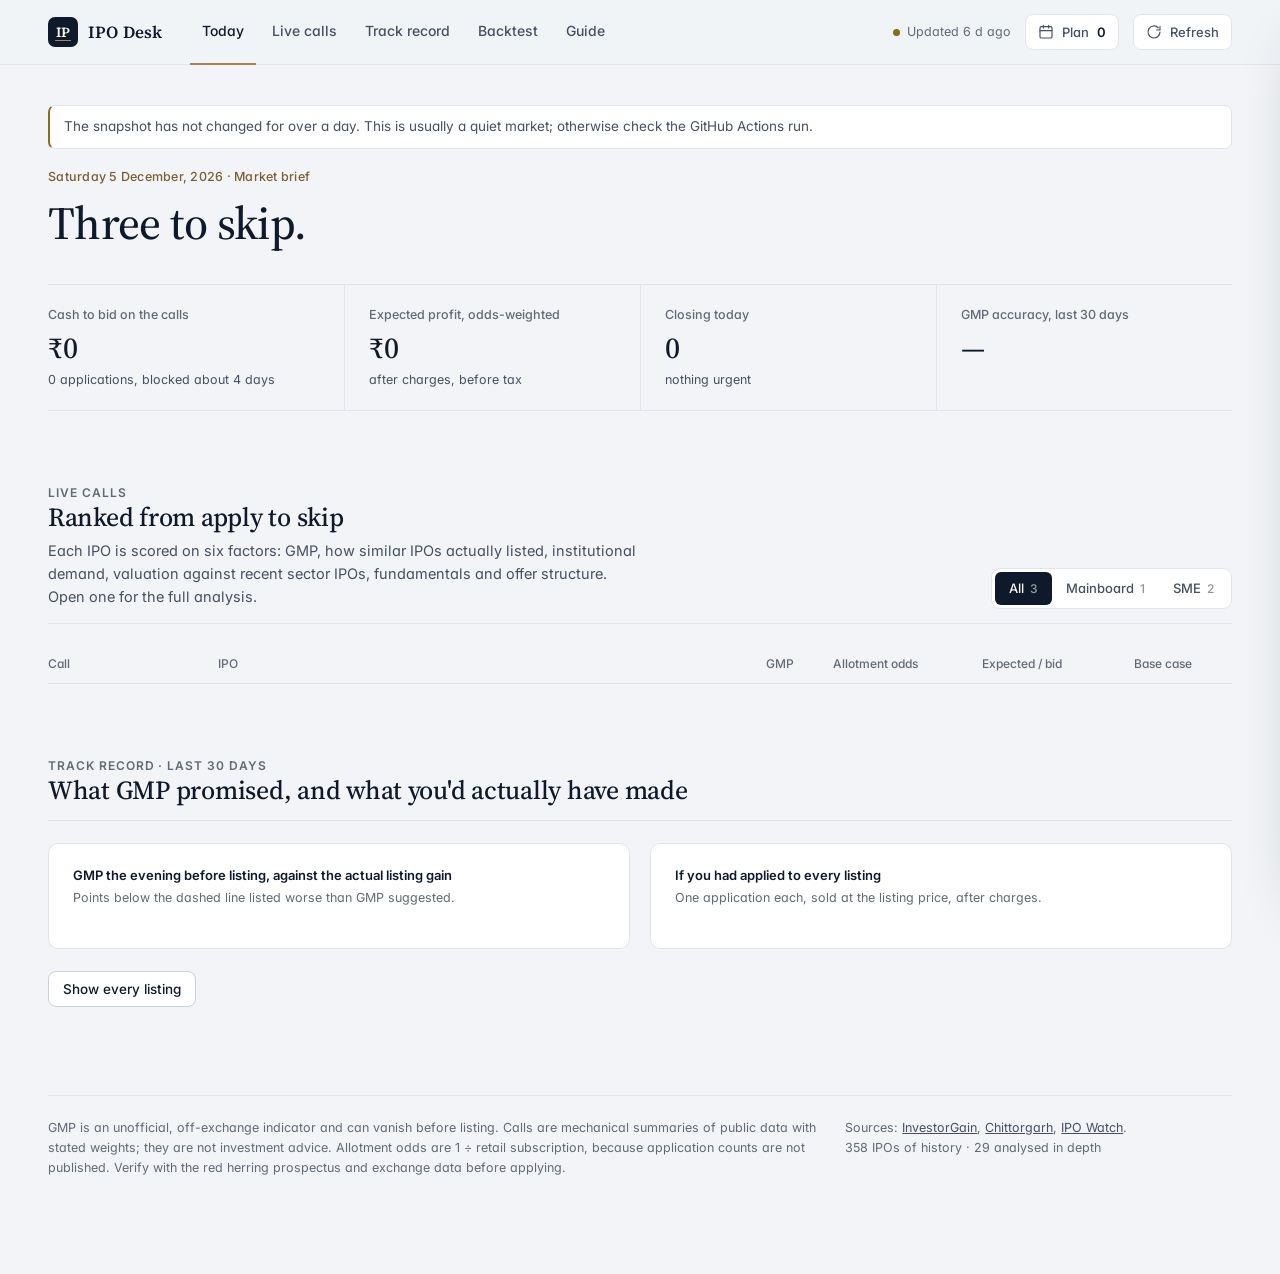
<file: index.html>
<!doctype html>
<html lang="en">
<head>
<meta charset="utf-8">
<meta name="viewport" content="width=device-width,initial-scale=1">
<title>IPO Desk · Today</title>
<meta name="description" content="Apply or skip calls for Indian mainboard and SME IPOs, with realistic allotment odds, valuation against precedents, and a 30-day track record of GMP against actual listings.">
<link rel="preconnect" href="https://fonts.googleapis.com">
<link rel="preconnect" href="https://fonts.gstatic.com" crossorigin>
<link href="https://fonts.googleapis.com/css2?family=Source+Serif+4:opsz,wght@8..60,400;8..60,500;8..60,600&family=Inter:wght@400;500;600&display=swap" rel="stylesheet">
<link rel="stylesheet" href="ui.css">
<style>
/* page-specific: ranked call list */
.row,.row-h{display:grid;grid-template-columns:150px minmax(0,1fr) 112px 104px 124px 110px 20px;gap:20px;align-items:center}
.row-h{padding:10px 0;font-size:12px;font-weight:500;color:var(--ink-3);border-bottom:1px solid var(--line)}
.row-h span:nth-child(n+3){text-align:right}
.row{padding:18px 6px 18px 0;border:0;border-bottom:1px solid var(--line);cursor:pointer;transition:background .15s var(--ease);width:100%;background:none;text-align:left}
.row:hover{background:var(--surface-2)}
.row .v{text-align:right}
.row .v b{display:block;font-weight:600;font-size:15px}
.row .v small{display:block;color:var(--ink-3);font-size:12px;margin-top:2px}
.row .name{font:500 18px/1.25 var(--serif);letter-spacing:-.005em}
.row .meta{display:flex;flex-wrap:wrap;gap:6px 12px;align-items:center;margin-top:5px;font-size:12.5px;color:var(--ink-2)}
.row .meta .hot{color:var(--bad);font-weight:600}
.row .score{font-size:12px;color:var(--ink-3);margin-top:6px}
.row .chev{color:var(--ink-3)}
.row.dim .name,.row.dim .v b{color:var(--ink-2)}
@media (max-width:900px){
  .row-h{display:none}
  .row{grid-template-columns:1fr 1fr;gap:10px 16px;padding:16px 0}
  .row>:nth-child(1),.row>:nth-child(2){grid-column:1/-1}
  .row .v{text-align:left}
  .row .chev{display:none}
}
.group-label{font-size:12px;font-weight:500;color:var(--ink-3);padding:26px 0 6px}
.dmeta{display:flex;flex-wrap:wrap;gap:6px 12px;margin-top:8px;font-size:12.5px;color:var(--ink-2)}

/* drawer content */
.d-figs{display:grid;grid-template-columns:1fr 1fr;border:1px solid var(--line);border-radius:var(--r);margin:18px 0}
.d-figs>div{padding:14px 16px}
.d-figs>div:nth-child(odd){border-right:1px solid var(--line)}
.d-figs>div:nth-child(n+3){border-top:1px solid var(--line)}
.d-figs .l{font-size:12px;color:var(--ink-3)}
.d-figs .v{font:500 22px/1.2 var(--serif);margin-top:2px}
.d-figs .h{font-size:12px;color:var(--ink-2)}
.d-sec{margin-top:26px}
.d-sec h4{font-size:12px;font-weight:600;color:var(--ink-3);margin:0 0 10px;letter-spacing:.06em;text-transform:uppercase}
.rec{font:400 17px/1.55 var(--serif);color:var(--ink);margin:4px 0 0}
.range{position:relative;height:40px;margin:4px 8px 0}
.range .track{position:absolute;left:0;right:0;top:19px;height:2px;background:var(--line)}
.range .span{position:absolute;top:18px;height:4px;border-radius:2px;background:var(--gold)}
.range .zero{position:absolute;top:10px;width:1px;height:22px;background:var(--ink-3)}
.range .pt{position:absolute;top:12px;width:16px;height:16px;margin-left:-8px;border-radius:50%;background:var(--surface);border:2px solid var(--ink)}
.range .pt.base{background:var(--ink)}
.range-l{display:grid;grid-template-columns:repeat(3,1fr);font-size:12.5px;margin-top:4px;color:var(--ink-3)}
.range-l div:nth-child(2){text-align:center}.range-l div:nth-child(3){text-align:right}
.range-l b{display:block;font-size:15px;color:var(--ink)}
.range-l b.pos{color:var(--good)}.range-l b.neg{color:var(--bad)}
.why{list-style:none;padding:0;margin:0;display:grid;gap:10px;font-size:14px}
.why li{display:grid;grid-template-columns:20px 1fr;gap:8px}
.why .p{color:var(--good)}.why .m{color:var(--bad)}
.fac{display:grid;grid-template-columns:120px 1fr 34px;gap:4px 12px;align-items:center;font-size:13px;padding:9px 0;border-bottom:1px solid var(--line)}
.fac:last-child{border-bottom:0}
.fac .note{grid-column:2/-1;color:var(--ink-3);font-size:12px}
.fac .w{color:var(--ink-3);font-size:12px;text-align:right}
.rgrade{display:grid;grid-template-columns:auto 1fr auto;gap:16px;align-items:center;padding:14px 16px;border:1px solid var(--line);border-radius:var(--r);margin-bottom:10px}
.rgrade .gnum{font:500 40px/1 var(--serif)}.rgrade .gnum span{font-size:18px;color:var(--ink-3)}
.rgrade .glabel{font:500 16px var(--serif)}
.rgrade .lt{text-align:right;max-width:200px}.rgrade .lt b{font:600 16px var(--sans);display:block}
.rgrade .lt.pos b{color:var(--good)}.rgrade .lt.neg b{color:var(--bad)}
@media (max-width:520px){.rgrade{grid-template-columns:auto 1fr}.rgrade .lt{grid-column:1/-1;text-align:left;max-width:none}}
.vbox{margin-top:12px;padding:12px 14px;background:var(--surface-2);border-radius:var(--r-sm)}
.vlabel{font-size:14px}.vlabel b{font-weight:600}
.mults{display:grid;grid-template-columns:repeat(auto-fit,minmax(90px,1fr));gap:10px;margin-top:10px}
.mults div{display:flex;flex-direction:column;font-size:12px}.mults b{font:500 18px var(--serif);color:var(--ink)}.mults small{color:var(--ink-3)}
.d-actions{display:flex;gap:10px;flex-wrap:wrap;margin-top:28px;padding-top:18px;border-top:1px solid var(--line)}

/* record section */
.compare{display:grid;gap:18px}
.compare .seg-row{display:grid;grid-template-columns:1.1fr 1fr 1fr;gap:16px;align-items:end;padding-bottom:16px;border-bottom:1px solid var(--line)}
.compare .l{font-size:12px;color:var(--ink-3)}
.compare .v{font:500 26px/1.15 var(--serif)}
.compare .sname{font:500 16px var(--serif)}
details.more>summary{list-style:none;cursor:pointer;display:inline-flex}
details.more>summary::-webkit-details-marker{display:none}
details.more[open]>summary .lbl-open{display:none}
details.more:not([open])>summary .lbl-close{display:none}
.spark{display:block}
.empty{padding:40px 0;text-align:center;color:var(--ink-3)}
.banner{border:1px solid var(--line);border-left:2px solid var(--warn);background:var(--surface);padding:10px 14px;border-radius:var(--r-sm);font-size:13.5px;color:var(--ink-2);margin-bottom:18px}
</style>
</head>
<body>
<header class="appbar"><div class="in">
  <a class="brand" href="./" aria-label="IPO Desk home"><span class="mark" aria-hidden="true">IP</span><b>IPO Desk</b></a>
  <nav class="nav" aria-label="Sections">
    <a href="#today" data-nav="today" class="on">Today</a>
    <a href="#calls" data-nav="calls">Live calls</a>
    <a href="#record" data-nav="record">Track record</a>
    <a href="backtest.html">Backtest</a><a href="guide.html">Guide</a>
  </nav>
  <div class="bar-end">
    <div class="status" title="Data freshness"><span class="dot" id="liveDot"></span><span class="t" id="liveTxt">Loading</span></div>
    <button class="plan-pill" id="planBtn" type="button" aria-label="Open my plan"><svg class="i" viewBox="0 0 24 24"><rect x="3" y="4" width="18" height="17" rx="2"/><path d="M8 2v4M16 2v4M3 10h18"/></svg>Plan <b id="planN">0</b></button>
    <button class="plan-pill" id="refreshBtn" type="button" title="Fetch the latest GMP and subscription now"><svg class="i" viewBox="0 0 24 24"><path d="M21 12a9 9 0 1 1-2.6-6.4"/><path d="M21 4v5h-5"/></svg>Refresh</button>
  </div>
</div></header>

<main class="page">
  <div id="banner"></div>

  <section id="today" aria-labelledby="headline">
    <div class="eyebrow" id="dateline">&nbsp;</div>
    <h1 class="display" id="headline">Reading today's book&hellip;</h1>
    <p class="lede" id="lede"></p>
    <div class="figures" id="figures"></div>
  </section>

  <section class="section" id="calls" aria-labelledby="callsH">
    <div class="section-head">
      <div><div class="kicker">Live calls</div><h2 class="sec" id="callsH">Ranked from apply to skip</h2>
        <p>Each IPO is scored on six factors: GMP, how similar IPOs actually listed, institutional demand, valuation against recent sector IPOs, fundamentals and offer structure. Open one for the full analysis.</p></div>
      <div class="seg" id="seg" role="group" aria-label="Segment"></div>
    </div>
    <div class="row-h" aria-hidden="true"><span>Call</span><span>IPO</span><span>GMP</span><span>Allotment odds</span><span>Expected / bid</span><span>Base case</span><span></span></div>
    <div id="list"></div>
  </section>

  <section class="section" id="record" aria-labelledby="recordH">
    <div class="section-head">
      <div><div class="kicker">Track record · last 30 days</div><h2 class="sec" id="recordH">What GMP promised, and what you'd actually have made</h2></div>
      <span class="muted" id="recordN" style="font-size:13px"></span>
    </div>
    <p class="answer" id="recordAnswer"></p>
    <div class="grid-2">
      <div class="surface pad"><h3 class="sub">GMP the evening before listing, against the actual listing gain</h3><p class="note" style="margin:4px 0 14px">Points below the dashed line listed worse than GMP suggested.</p><div id="scatter"></div></div>
      <div class="surface pad"><h3 class="sub">If you had applied to every listing</h3><p class="note" style="margin:4px 0 18px">One application each, sold at the listing price, after charges.</p><div class="compare" id="compare"></div></div>
    </div>
    <details class="more" style="margin-top:22px">
      <summary class="btn"><span class="lbl-open" id="allLbl">Show every listing</span><span class="lbl-close">Hide listings</span></summary>
      <div class="scroll-x" style="margin-top:14px"><table class="tbl" id="real"></table></div>
    </details>
  </section>

  <footer class="foot">
    <div>GMP is an unofficial, off-exchange indicator and can vanish before listing. Calls are mechanical summaries of public data with stated weights; they are not investment advice. Allotment odds are 1 &divide; retail subscription, because application counts are not published. Verify with the red herring prospectus and exchange data before applying.</div>
    <div>Sources: <a href="https://www.investorgain.com/report/ipo-gmp-live/331/" target="_blank" rel="noopener">InvestorGain</a>, <a href="https://www.chittorgarh.com/" target="_blank" rel="noopener">Chittorgarh</a>, <a href="https://ipowatch.in/ipo-grey-market-premium-latest-ipo-gmp/" target="_blank" rel="noopener">IPO Watch</a>.<br><span id="srcLine"></span></div>
  </footer>
</main>

<div id="layer">
  <div class="scrim" data-close></div>
  <aside class="drawer" role="dialog" aria-modal="true" aria-labelledby="dTitle" tabindex="-1">
    <div class="drawer-head"><div style="flex:1;min-width:0" id="dHead"></div>
      <button class="icon-btn" type="button" data-close aria-label="Close panel"><svg class="i" viewBox="0 0 24 24"><path d="M18 6 6 18M6 6l12 12"/></svg></button></div>
    <div class="drawer-body" id="dBody"></div>
  </aside>
</div>

<script src="backtest.js"></script>
<script src="decide.js"></script>
<script>
"use strict";
const B = window.Backtest, D = window.Decide;
const IST = "Asia/Kolkata", SNAP_EVERY = 5 * 60e3, LIVE_EVERY = 3 * 60e3, STALE_HOURS = 36;
const S = { snap: null, snapIpos: [], hist: {}, archive: [], recById: new Map(), rows: [], ins: {}, insByIg: new Map(), ipos: [], seg: "All",
  live: { ok: null, at: null, map: null }, plan: new Set(), open: null };
try { S.seg = localStorage.getItem("ipo-seg") || "All"; S.plan = new Set(JSON.parse(localStorage.getItem("ipo-plan") || "[]")); } catch (e) {}
const save = () => { try { localStorage.setItem("ipo-seg", S.seg); localStorage.setItem("ipo-plan", JSON.stringify([...S.plan])); } catch (e) {} };

/* ---------- formatting ---------- */
const $ = (id) => document.getElementById(id);
const esc = (s) => String(s ?? "").replace(/[&<>"']/g, (c) => ({ "&": "&amp;", "<": "&lt;", ">": "&gt;", '"': "&quot;", "'": "&#39;" }[c]));
const todayIST = () => new Intl.DateTimeFormat("en-CA", { timeZone: IST }).format(new Date());
const dnum = (iso) => Math.floor(Date.UTC(+iso.slice(0, 4), +iso.slice(5, 7) - 1, +iso.slice(8, 10)) / 864e5);
const dd = (iso) => iso ? new Date(iso + "T00:00:00Z").toLocaleDateString("en-IN", { day: "numeric", month: "short", timeZone: "UTC" }) : null;
const inr = (n) => n == null || isNaN(n) ? "—" : (n < 0 ? "−" : "") + "₹" + Math.abs(Number(n)).toLocaleString("en-IN", { maximumFractionDigits: Math.abs(n) < 100 && n % 1 ? 2 : 0 });
const lakh = (n) => n == null ? "—" : Math.abs(n) >= 1e5 ? (n < 0 ? "−" : "") + "₹" + (Math.abs(n) / 1e5).toFixed(2) + " L" : inr(n);
const pc = (n, d = 0) => n == null || isNaN(n) ? "—" : (n > 0 ? "+" : n < 0 ? "−" : "") + Math.abs(n).toFixed(d) + "%";
const pr = (x) => x == null ? "—" : Math.round(x * 100) + "%";
const sg = (n) => n > 0 ? "pos" : n < 0 ? "neg" : "";
const words = ["no", "one", "two", "three", "four", "five", "six", "seven", "eight", "nine"];
const w = (n) => n < 10 ? words[n] : String(n);
const cap = (s) => s.charAt(0).toUpperCase() + s.slice(1);
const ago = (ms) => { const m = Math.max(0, Math.round(ms / 60e3)); return m < 1 ? "just now" : m < 60 ? m + " min ago" : m < 2880 ? Math.round(m / 60) + " h ago" : Math.round(m / 1440) + " d ago"; };
const plain = (h) => new DOMParser().parseFromString(h || "", "text/html").body.textContent.replace(/\s+/g, " ").trim();
const num = (s) => { const m = String(s ?? "").match(/-?\d[\d,]*\.?\d*/); return m ? parseFloat(m[0].replace(/,/g, "")) : null; };
const safeUrl = (u) => { if (!u) return null; if (u.startsWith("/")) u = "https://ipowatch.in" + u; return /^https:\/\/(www\.)?(chittorgarh\.com|investorgain\.com|ipowatch\.in)\//.test(u) ? u : null; };
const rel = (iso, t) => { const d = dnum(iso) - dnum(t); return d === 0 ? "today" : d === 1 ? "tomorrow" : d > 1 ? "in " + d + " days" : -d + " days ago"; };
const ICON = {
  plus: '<svg class="i" viewBox="0 0 24 24"><path d="M12 5v14M5 12h14"/></svg>',
  minus: '<svg class="i" viewBox="0 0 24 24"><path d="M5 12h14"/></svg>',
  chev: '<svg class="i" viewBox="0 0 24 24"><path d="m9 6 6 6-6 6"/></svg>',
  ext: '<svg class="i" viewBox="0 0 24 24"><path d="M14 4h6v6M20 4 10 14M19 14v5a1 1 0 0 1-1 1H5a1 1 0 0 1-1-1V6a1 1 0 0 1 1-1h5"/></svg>',
  check: '<svg class="i" viewBox="0 0 24 24"><path d="m5 12 5 5L20 7"/></svg>',
};
const inSeg = (seg) => S.seg === "All" || seg === S.seg;
const ORDER = { APPLY: 0, LOTTERY: 1, CONSIDER: 2, WAIT: 3, SKIP: 4, CLOSED: 5 };
const LABEL = { APPLY: "Apply", LOTTERY: "Lottery bid", CONSIDER: "Consider", SKIP: "Skip", WAIT: "Await GMP", CLOSED: "Closed" };

function cfg() {
  let u = {}; try { u = JSON.parse(localStorage.getItem("ipo-bt-prefs2") || "{}"); } catch (e) {}
  return Object.assign({}, B.DEFAULTS, { ticket: { Mainboard: +u.ticketM || 15000, SME: +u.ticketS || 120000 }, accounts: Math.max(1, +u.accounts || 1),
    slippagePct: { Mainboard: +u.slipM || 0.5, SME: +u.slipS || 2 }, brokerage: +u.brokerage || 20, applyTax: false, mcRuns: 0 });
}
function statusOf(p, t) {
  if (p.listing_price != null) return "listed";
  if (p.listing && t >= p.listing) return "listed";
  if (p.open && t < p.open) return "upcoming";
  if (p.close && t <= p.close) return p.open ? "open" : "upcoming";
  if (p.close && t > p.close) return "closed";
  return p.status || "upcoming";
}
function trendOf(p) {
  const pts = S.hist[p.id];
  if (!pts || pts.length < 2 || p.gmp == null) return 0;
  const prev = pts.slice().reverse().find((x) => x[1] !== p.gmp);
  return prev ? p.gmp - prev[1] : 0;
}

/* ---------- data ---------- */
async function loadSnapshot() {
  const bust = "?t=" + Date.now();
  const [a, b] = await Promise.allSettled([
    fetch("ipo.json" + bust, { cache: "no-store" }).then((r) => { if (!r.ok) throw new Error(r.status); return r.json(); }),
    fetch("history.json" + bust, { cache: "no-store" }).then((r) => r.ok ? r.json() : {}),
  ]);
  if (a.status === "fulfilled") { S.snap = a.value; S.snapIpos = a.value.ipos || []; } else if (!S.snap) S.snap = { error: String(a.reason) };
  if (b.status === "fulfilled") S.hist = b.value;
}
async function loadStatic() {
  const bust = "?t=" + Math.floor(Date.now() / 6e5);
  const [a, i] = await Promise.allSettled([fetch("archive.json" + bust).then((r) => r.json()), fetch("insights.json" + bust).then((r) => r.json())]);
  if (a.status === "fulfilled") { S.archive = a.value.records || []; S.recById = new Map(S.archive.map((r) => [r.id, r])); S.rows = B.ledger(S.archive, cfg()); }
  if (i.status === "fulfilled") { S.ins = i.value.ipos || {}; S.insByIg = new Map(Object.values(S.ins).filter((v) => v.ig_id).map((v) => [v.ig_id, v])); S.cuts = D.gradeCuts(Object.values(S.ins)); }
}
async function loadLive() {
  const [y, m] = todayIST().split("-").map(Number);
  const fy = m >= 4 ? `${y}-${String(y + 1).slice(2)}` : `${y - 1}-${String(y).slice(2)}`;
  try {
    const ctl = new AbortController(); const to = setTimeout(() => ctl.abort(), 15000);
    const r = await fetch(`https://webnodejs.investorgain.com/cloud/v2/report/data-read/331/1/${m}/${y}/${fy}/0/all?search=&v=1`, { cache: "no-store", signal: ctl.signal });
    clearTimeout(to);
    const j = await r.json();
    if (j.msg !== 1) throw new Error("bad response");
    const map = new Map();
    for (const row of j.reportTableData) {
      const g = plain(row.GMP), rng = g.match(/(-?[\d.]+)\s*↓\s*\/\s*(-?[\d.]+)\s*↑/), mg = g.match(/₹\s*(-?[\d,.]+)/);
      const lst = plain(row.Name).match(/L@\s*([\d.]+)\s*\(\s*([-+]?[\d.]+)\s*%/);
      map.set(row["~id"], { ig_id: row["~id"], name: row["~ipo_name"], segment: row["~ipo_category1"] === "SME" ? "SME" : "Mainboard",
        gmp: mg ? num(mg[1]) : 0, gmp_pct: num(row["~gmp_percent_calc"]), gmp_low: rng ? +rng[1] : null, gmp_high: rng ? +rng[2] : null,
        subscription_x: num(row.Sub), price: num(row["Price (₹)"]), lot: num(row.Lot), issue_size_cr: num(row["IPO Size"]),
        open: row["~Srt_Open"], close: row["~Srt_Close"], listing: row["~Str_Listing"], listing_price: lst ? +lst[1] : null, listing_gain_pct: lst ? +lst[2] : null });
    }
    S.live.map = map; S.live.ok = true; S.live.at = Date.now();
  } catch (e) { S.live.ok = false; }
}
function compose() {
  const t = todayIST(), out = S.snapIpos.map((p) => ({ ...p }));
  if (S.live.ok && S.live.map) {
    const byId = new Map(out.filter((p) => p.ig_id).map((p) => [p.ig_id, p]));
    for (const [id, L] of S.live.map) {
      const p = byId.get(id);
      if (p) for (const k of ["gmp", "gmp_pct", "gmp_low", "gmp_high", "subscription_x", "listing_price", "listing_gain_pct"]) { if (L[k] != null) p[k] = L[k]; }
      else if (!(L.listing && dnum(t) - dnum(L.listing) > 14)) out.push({ ...L, id: "ig" + id });
    }
  }
  const c = cfg();
  S.ipos = out.map((p) => {
    p.st = statusOf(p, t); p.trend = trendOf(p);
    p.pctv = p.price && p.gmp != null ? p.gmp / p.price * 100 : p.gmp_pct;
    p.ins = (p.ig_id && S.insByIg.get(p.ig_id)) || (p.ch_id && S.ins[String(p.ch_id)]) || null;
    if (p.st !== "listed") { p.call = D.decide(p, p.ins, S.rows, c, t); p.research = D.research(p, p.ins, S.cuts); }
    return p;
  });
}

/* ---------- derived ---------- */
const live = () => S.ipos.filter((p) => inSeg(p.segment) && (p.st === "open" || p.st === "upcoming"));
function band(p) {
  const ins = p.ins || {}, lo = ins.price_low || p.price_low, hi = ins.price_high || p.price_high || p.price;
  return lo && hi && lo !== hi ? inr(lo) + "–" + inr(hi).slice(1) : hi ? inr(hi) : null;
}
function when(p, t) {
  if (p.st === "open") return p.close === t ? "Closes today, 5 PM" : "Closes " + dd(p.close) + " (" + rel(p.close, t) + ")";
  if (p.st === "upcoming") return p.open ? "Opens " + dd(p.open) + " (" + rel(p.open, t) + ")" : "Dates to be announced";
  if (p.st === "closed") return p.listing ? "Lists " + dd(p.listing) : "Awaiting listing";
  return "";
}
const oddsText = (o) => o.p >= 0.995 ? "Near certain" : "1 in " + o.oneIn;
function recommendation(p) {
  const c = p.call, lc = (r) => /^[A-Z]{2}/.test(r.t) ? r.t : r.t.charAt(0).toLowerCase() + r.t.slice(1);
  const pos = c.reasons.filter((r) => r.kind === "+").slice(0, 2).map(lc), neg = c.reasons.filter((r) => r.kind === "-").slice(0, 2).map(lc);
  let s = { APPLY: "Apply.", LOTTERY: "Worth a bid, but expect not to be allotted.", CONSIDER: "A judgement call.", SKIP: "Skip.", WAIT: "Wait for a grey-market quote.", CLOSED: "Bidding has closed." }[c.verdict];
  if (pos.length) s += ` In its favour: ${pos.join("; ")}.`;
  if (neg.length) s += ` Against it: ${neg.join("; ")}.`;
  if (c.verdict === "LOTTERY" && c.ev != null) s += ` At ${oddsText(c.odds).toLowerCase()} odds, the expected gain per application is only ${inr(c.ev)}.`;
  const r = p.research;
  if (r && r.grade) s += ` For holding beyond listing, the research view is ${r.longTerm.call.toLowerCase()}: ${r.longTerm.why.charAt(0).toLowerCase() + r.longTerm.why.slice(1)}.`;
  return s;
}

/* ---------- today ---------- */
function renderToday(t) {
  const L = live(), g = (v) => L.filter((p) => p.call.verdict === v);
  const ap = g("APPLY"), lo = g("LOTTERY"), co = g("CONSIDER"), sk = g("SKIP").concat(g("WAIT"));
  $("dateline").textContent = new Date().toLocaleDateString("en-IN", { weekday: "long", day: "numeric", month: "long", year: "numeric", timeZone: IST }) + " · Market brief";
  const parts = [];
  if (ap.length) parts.push(`${w(ap.length)} worth applying for`);
  if (lo.length) parts.push(`${w(lo.length)} lottery bid${lo.length > 1 ? "s" : ""}`);
  if (co.length) parts.push(`${w(co.length)} to weigh`);
  if (sk.length) parts.push(`${w(sk.length)} to skip`);
  $("headline").textContent = !L.length ? "No live IPOs in this segment today." : cap(parts.length > 1 ? parts.slice(0, -1).join(", ") + " and " + parts[parts.length - 1] : parts[0]) + ".";
  const closing = L.filter((p) => p.st === "open" && p.close === t), lede = [], names = (l) => l.map((p) => esc(p.name)).join(" and ");
  if (ap.length) lede.push(`The clearest opportunities are ${names(ap)}.`);
  if (lo.length) lede.push(`${names(lo)} look${lo.length === 1 ? "s" : ""} sound, but allotment odds are slim.`);
  if (closing.length) lede.push(`${names(closing)} close${closing.length === 1 ? "s" : ""} today at 5 PM.`);
  $("lede").innerHTML = lede.join(" ");
  const go = ap.concat(lo), acc = cfg().accounts;
  const cash = go.reduce((s, p) => s + (p.call.invested || 0), 0) * acc, ev = go.reduce((s, p) => s + (p.call.ev || 0), 0) * acc;
  const fig = (l, v, h, c) => `<div><div class="l">${l}</div><div class="v num ${c || ""}">${v}</div><div class="h">${h}</div></div>`;
  $("figures").innerHTML = fig("Cash to bid on the calls", lakh(cash), `${go.length} application${go.length === 1 ? "" : "s"}, blocked about 4 days`)
    + fig("Expected profit, odds-weighted", inr(ev), "after charges, before tax", sg(ev))
    + fig("Closing today", String(closing.length), closing.length ? "approve UPI mandates by 5 PM" : "nothing urgent")
    + `<div><div class="l">GMP accuracy, last 30 days</div><div class="v num" id="accV">—</div><div class="h" id="accH"></div></div>`;
}

/* ---------- calls ---------- */
function row(p, t) {
  const c = p.call, s = c.scenarios, sme = p.segment === "SME", hot = p.st === "open" && p.close === t;
  return `<button class="row ${c.verdict === "SKIP" || c.verdict === "CLOSED" ? "dim" : ""}" type="button" data-open="${esc(p.id)}" aria-label="${esc(p.name)}: ${LABEL[c.verdict]}. Open analysis">
    <div><span class="tag t-${c.verdict}">${LABEL[c.verdict]}</span><div class="score">Score ${c.score ?? "—"}${p.research && p.research.grade ? ` · <span title="Fundamental grade within its segment">Grade ${p.research.grade}/5</span>` : ""}</div></div>
    <div><div class="name">${esc(p.name)}</div><div class="meta"><span class="chip ${sme ? "sme" : ""}">${sme ? esc(p.exchange || "SME") : "Mainboard"}</span>${band(p) ? `<span class="num">${band(p)}</span>` : ""}<span class="${hot ? "hot" : ""}">${esc(when(p, t))}</span>${S.plan.has(p.id) ? `<span class="pos">${ICON.check} In plan</span>` : ""}</div></div>
    <div class="v num"><b>${p.gmp == null ? "—" : inr(p.gmp)}</b><small>${p.pctv == null ? "no quote yet" : pc(p.pctv) + (p.trend > 0 ? ", rising" : p.trend < 0 ? ", falling" : "")}</small></div>
    <div class="v num"><b>${oddsText(c.odds)}</b><small>${esc(c.odds.basis)}</small></div>
    <div class="v num"><b class="${sg(c.ev)}">${c.ev == null ? "—" : inr(c.ev)}</b><small>${c.invested ? "on " + inr(c.invested) : ""}</small></div>
    <div class="v num"><b>${s ? pc(s.base.pct) : "—"}</b><small>${s ? "bear " + pc(s.bear.pct) : ""}</small></div>
    <span class="chev" aria-hidden="true">${ICON.chev}</span></button>`;
}
function renderCalls(t) {
  const n = (s) => S.ipos.filter((p) => (s === "All" || p.segment === s) && (p.st === "open" || p.st === "upcoming")).length;
  $("seg").innerHTML = ["All", "Mainboard", "SME"].map((s) => `<button type="button" data-seg="${s}" aria-pressed="${S.seg === s}">${s}<span class="c">${n(s)}</span></button>`).join("");
  const L = live().sort((a, b) => ORDER[a.call.verdict] - ORDER[b.call.verdict] || (b.call.score || 0) - (a.call.score || 0));
  const closed = S.ipos.filter((p) => inSeg(p.segment) && p.st === "closed");
  $("list").innerHTML = (L.length ? L.map((p) => row(p, t)).join("") : '<div class="empty">No IPOs are open or announced in this segment.</div>')
    + (closed.length ? `<div class="group-label">Bidding closed, listing soon</div>` + closed.map((p) => row(p, t)).join("") : "");
}

/* ---------- drawer ---------- */
function drawerIPO(p) {
  const t = todayIST(), c = p.call, ins = p.ins || {}, s = c.scenarios, sub = ins.sub || {}, sme = p.segment === "SME";
  $("dHead").innerHTML = `<span class="tag t-${c.verdict}">${LABEL[c.verdict]}</span><span class="muted" style="font-size:12.5px;margin-left:10px">Score ${c.score ?? "—"} / 100 · confidence ${pr(c.confidence)}</span>
    <h3 class="dt" id="dTitle">${esc(p.name)}</h3>
    <div class="dmeta"><span class="chip ${sme ? "sme" : ""}">${sme ? esc(p.exchange || "SME") : "Mainboard"}</span>${band(p) ? `<span class="num">Band ${band(p)}</span>` : ""}<span>${esc(when(p, t))}</span>${ins.loss_making ? "<span>Loss-making</span>" : ins.pe_post ? `<span>P/E ${ins.pe_post.toFixed(0)}x</span>` : ""}</div>`;
  let range = "";
  if (s) {
    const lo = Math.min(0, s.bear.pct) - 5, hi = Math.max(0, s.bull.pct) + 5, X = (v) => ((v - lo) / (hi - lo) * 100).toFixed(1) + "%";
    range = `<div class="d-sec"><h4>Outcome range if allotted</h4><div class="range" aria-hidden="true"><div class="track"></div><div class="zero" style="left:${X(0)}"></div>
      <div class="span" style="left:${X(s.bear.pct)};width:calc(${X(s.bull.pct)} - ${X(s.bear.pct)})"></div>
      <div class="pt" style="left:${X(s.bear.pct)}"></div><div class="pt base" style="left:${X(s.base.pct)}"></div><div class="pt" style="left:${X(s.bull.pct)}"></div></div>
      <div class="range-l num"><div>Bear<b class="${sg(s.bear.pct)}">${pc(s.bear.pct)}</b>${inr(s.bear.net)}</div><div>Base<b>${pc(s.base.pct)}</b>${inr(s.base.net)}</div><div>Bull<b class="pos">${pc(s.bull.pct)}</b>${inr(s.bull.net)}</div></div>
      <p class="note">Base blends today's GMP with how similar IPOs actually listed; bear and bull are their worst and best 10%.</p></div>`;
  }
  const names = { signal: "GMP signal", history: "History", demand: "Demand", valuation: "Valuation", fundamentals: "Fundamentals", structure: "Structure" };
  const facs = Object.keys(D.W).map((k) => { const f = c.factors[k];
    if (!f) return `<div class="fac"><span class="muted">${names[k]}</span><div class="meter"></div><span class="w">${D.W[k]}</span><span class="note">No data</span></div>`;
    const col = f.s >= 0.65 ? "var(--good)" : f.s >= 0.4 ? "var(--gold)" : "var(--bad)";
    return `<div class="fac"><span>${names[k]}</span><div class="meter"><i style="width:${Math.round(f.s * 100)}%;background:${col}"></i></div><span class="w">${D.W[k]}</span><span class="note">${esc(f.note)}</span></div>`; }).join("");
  const fin = ins.financials;
  const finT = fin && fin.periods ? `<div class="d-sec"><h4>Financials, ₹ crore</h4><div class="scroll-x"><table class="tbl"><thead><tr><th></th>${fin.periods.slice(0, 4).map((x) => `<th>${esc(x.replace(/^\d+ /, ""))}</th>`).join("")}</tr></thead><tbody>`
    + [["Total Income", "Revenue"], ["Profit After Tax", "Profit"], ["NET Worth", "Net worth"], ["Total Borrowing", "Debt"]].filter(([k]) => fin[k]).map(([k, l]) => `<tr><td>${l}</td>${fin.periods.slice(0, 4).map((_, i) => `<td class="num">${fin[k][i] == null ? "—" : fin[k][i].toLocaleString("en-IN")}</td>`).join("")}</tr>`).join("") + "</tbody></table></div></div>" : "";
  const prec = ins.precedents && ins.precedents.length ? `<div class="d-sec"><h4>Recent IPOs in the same sector</h4><div class="scroll-x"><table class="tbl"><thead><tr><th>Company</th><th>P/E</th><th>Listing</th><th>Since issue</th></tr></thead><tbody>`
    + ins.precedents.slice(0, 5).map((x) => `<tr><td>${esc(x.name.replace(/ Ltd\.?$/, ""))}${x.segment === "SME" ? ' <span class="chip sme">SME</span>' : ""}</td><td class="num">${x.pe == null ? "—" : x.pe.toFixed(1)}</td><td class="num ${sg(x.listing_gain_pct)}">${pc(x.listing_gain_pct, 1)}</td><td class="num">${x.ltp && x.price ? pc((x.ltp / x.price - 1) * 100) : "—"}</td></tr>`).join("") + "</tbody></table></div></div>" : "";
  const demand = sub.qib != null ? `Institutions ${sub.qib}x, HNI ${sub.nii}x, retail ${sub.retail}x` : p.subscription_x != null ? `Total ${p.subscription_x}x` : "Bidding not open yet";
  const link = safeUrl(p.ch_url) || safeUrl(ins.ch_url) || safeUrl(p.ig_url);
  $("dBody").innerHTML = `<p class="rec">${esc(recommendation(p))}</p>
    <div class="d-figs num"><div><div class="l">Grey-market premium</div><div class="v">${p.gmp == null ? "—" : inr(p.gmp)}</div><div class="h">${pc(p.pctv, 1)} on the upper band</div></div>
      <div><div class="l">Allotment odds</div><div class="v">${oddsText(c.odds)}</div><div class="h">${esc(c.odds.basis)}</div></div>
      <div><div class="l">Expected per application</div><div class="v ${sg(c.ev)}">${c.ev == null ? "—" : inr(c.ev)}</div><div class="h">odds × base case, after charges</div></div>
      <div><div class="l">Minimum application</div><div class="v">${c.invested ? inr(c.invested) : "—"}</div><div class="h">${p.lot ? (sme ? "2 lots of " : "1 lot of ") + p.lot + " shares" : ""}</div></div></div>
    ${range}
    ${researchHtml(p)}
    <div class="d-sec"><h4>What drives the listing call</h4><ul class="why">${c.reasons.slice(0, 6).map((r) => `<li><span class="${r.kind === "+" ? "p" : "m"}">${r.kind === "+" ? ICON.plus : ICON.minus}</span><span>${esc(r.t)}</span></li>`).join("") || '<li class="muted">Not enough data yet.</li>'}</ul></div>
    <div class="d-sec"><h4>Score breakdown · weight</h4>${facs}</div>
    <div class="d-sec"><h4>Demand and structure</h4><p style="margin:0;font-size:14px">${esc(demand)}${ins.issue_size_cr ? ` · issue ₹${Math.round(ins.issue_size_cr).toLocaleString("en-IN")} Cr, ${Math.round((ins.fresh_cr || 0) / ins.issue_size_cr * 100)}% fresh` : ""}${ins.promoter_post ? ` · promoters ${ins.promoter_pre}% → ${ins.promoter_post}%` : ""}${ins.mcap_cr ? ` · market cap ₹${Math.round(ins.mcap_cr).toLocaleString("en-IN")} Cr` : ""}</p></div>
    ${finT}${prec}
    <div class="d-actions"><button class="btn ${S.plan.has(p.id) ? "" : "primary"}" type="button" data-plan="${esc(p.id)}">${S.plan.has(p.id) ? ICON.check + " In your plan" : ICON.plus + " Add to plan"}</button>${link ? `<a class="btn" href="${link}" target="_blank" rel="noopener">Prospectus details ${ICON.ext}</a>` : ""}</div>`;
}
function researchHtml(p) {
  const r = p.research, ins = p.ins || {};
  if (!r) return "";
  const v = r.valuation || {}, sp = r.sponsorship || {}, PN = { growth: "Growth", profitability: "Profitability", balance: "Balance sheet", governance: "Governance & issue" };
  const tone = r.longTerm.call === "Positive" ? "pos" : r.longTerm.call === "Cautious" ? "neg" : "";
  const bars = Object.keys(D.PILLARS).map((k) => { const f = r.pillars[k];
    if (!f) return `<div class="fac"><span class="muted">${PN[k]}</span><div class="meter"></div><span class="w">${D.PILLARS[k]}</span><span class="note">Not disclosed</span></div>`;
    const col = f.s >= 0.65 ? "var(--good)" : f.s >= 0.4 ? "var(--gold)" : "var(--bad)";
    return `<div class="fac"><span>${PN[k]}</span><div class="meter"><i style="width:${Math.round(f.s * 100)}%;background:${col}"></i></div><span class="w">${D.PILLARS[k]}</span><span class="note">${esc(f.note)}</span></div>`; }).join("");
  const mult = [v.pe ? ["P/E", v.pe.toFixed(1) + "x", v.peerMed ? `sector IPOs ${v.peerMed.toFixed(0)}x` : ""] : null, v.evEbitda ? ["EV/EBITDA", v.evEbitda.toFixed(1) + "x", ""] : null,
    v.peg ? ["PEG", v.peg.toFixed(2), "P/E ÷ profit growth"] : null, v.pb ? ["P/B", v.pb.toFixed(1) + "x", ""] : null].filter(Boolean);
  const cons = sp.consensus, consTxt = cons ? `${cons.subscribe} subscribe · ${cons.may_apply} may apply · ${cons.neutral} neutral · ${cons.avoid} avoid` : "No broker notes yet";
  const anchors = sp.anchors ? `${sp.anchors} anchors · ${Math.round(sp.longOnly)}% mutual funds and insurers${sp.foreign ? ` · ${Math.round(sp.foreign)}% marquee foreign funds` : ""}` : "Anchor book not yet allotted";
  return `<div class="d-sec research"><h4>Research view · long term</h4>
    <div class="rgrade"><div class="gnum">${r.grade ?? "—"}<span>/5</span></div><div><div class="glabel">${r.grade ? D.GRADE[r.grade] + " fundamentals" : "Not graded"}</div><div class="muted" style="font-size:12.5px">${r.relative ? "Graded against recent " + (p.segment === "SME" ? "SME" : "mainboard") + " IPOs" : "Absolute scale"}</div></div>
      <div class="lt ${tone}"><div class="muted" style="font-size:12px">Long-term view</div><b>${esc(r.longTerm.call)}</b><div style="font-size:12px" class="soft">${esc(r.longTerm.why)}</div></div></div>
    ${bars}
    <div class="vbox"><div class="vlabel">Valuation: <b>${esc(v.label || "Not enough data")}</b></div>${mult.length ? `<div class="mults num">${mult.map(([a, b, c]) => `<div><span class="muted">${a}</span><b>${b}</b><small>${c}</small></div>`).join("")}</div>` : ""}</div>
    ${r.notes.length ? `<ul class="why" style="margin-top:14px">${r.notes.slice(0, 5).map((n) => `<li><span class="${n.kind === "+" ? "p" : "m"}">${n.kind === "+" ? ICON.plus : ICON.minus}</span><span>${esc(n.t)}</span></li>`).join("")}</ul>` : ""}
    <p style="margin:14px 0 0;font-size:13.5px"><span class="muted">Anchor book:</span> ${esc(anchors)}<br><span class="muted">Broker notes:</span> ${esc(consTxt)}${ins.objects ? `<br><span class="muted">Use of proceeds:</span> ${esc(ins.objects.length > 220 ? ins.objects.slice(0, 220) + "…" : ins.objects)}` : ""}</p>
  </div>`;
}
function drawerPlan() {
  const t = todayIST(), acc = cfg().accounts;
  const items = S.ipos.filter((p) => S.plan.has(p.id) && p.st !== "listed" && p.call);
  $("dHead").innerHTML = `<div class="kicker">Your plan</div><h3 class="dt" id="dTitle">Cash needed, and when it comes back</h3>`;
  if (!items.length) { $("dBody").innerHTML = `<p class="soft">Open any IPO and choose <b>Add to plan</b>. The plan shows how much cash each bid blocks, when it is refunded if you are not allotted, and when it returns after a sale.</p>`; return; }
  const rows = items.map((p) => { const amt = (p.call.invested || cfg().ticket[p.segment]) * acc, bid = p.close && p.close >= t ? p.close : t;
    return { p, amt, bid, refund: B.addWd(bid, 2), release: B.addWd(p.listing || B.addWd(bid, 3), 1), ev: (p.call.ev || 0) * acc }; }).sort((a, b) => (a.bid < b.bid ? -1 : 1));
  let peak = 0, peakDay = null;
  for (let d = Math.min(...rows.map((r) => dnum(r.bid))); d <= Math.max(...rows.map((r) => dnum(r.release))); d++) {
    const v = rows.reduce((s, r) => s + (d >= dnum(r.bid) && d < dnum(r.refund) ? r.amt : 0), 0);
    if (v > peak) { peak = v; peakDay = new Date(d * 864e5).toISOString().slice(0, 10); }
  }
  const ev = rows.reduce((s, r) => s + r.ev, 0);
  $("dBody").innerHTML = `<div class="d-figs num"><div><div class="l">Peak cash blocked</div><div class="v">${lakh(peak)}</div><div class="h">on ${dd(peakDay)}</div></div>
      <div><div class="l">Expected profit</div><div class="v ${sg(ev)}">${inr(ev)}</div><div class="h">odds-weighted, ${rows.length * acc} application${rows.length * acc === 1 ? "" : "s"}</div></div></div>
    <div class="scroll-x"><table class="tbl"><thead><tr><th>IPO</th><th>Amount</th><th>Bid by</th><th>Refund</th><th>Back after sale</th><th></th></tr></thead><tbody>`
    + rows.map((r) => `<tr><td><span class="tag t-${r.p.call.verdict}" style="font-weight:500">${esc(r.p.name)}</span></td><td class="num">${inr(r.amt)}</td><td class="num">${dd(r.bid)}</td><td class="num">${dd(r.refund)}</td><td class="num">${dd(r.release)}</td><td><button class="icon-btn" style="width:30px;height:30px" type="button" data-plan="${esc(r.p.id)}" aria-label="Remove ${esc(r.p.name)} from plan">${ICON.minus}</button></td></tr>`).join("")
    + `</tbody></table></div><p class="note">Refund applies if you are not allotted (about two working days after bidding closes). If allotted, cash returns the day after you sell on listing.</p>`;
}
let lastFocus = null;
function openDrawer(kind, id) {
  if (kind === "ipo") { const p = S.ipos.find((x) => x.id === id && x.call); if (!p) return; lastFocus = document.activeElement; S.open = { kind, id }; drawerIPO(p); history.replaceState(null, "", "#ipo=" + encodeURIComponent(id)); }
  else { lastFocus = document.activeElement; S.open = { kind }; drawerPlan(); history.replaceState(null, "", "#plan"); }
  $("layer").classList.add("open"); document.body.style.overflow = "hidden";
  $("dBody").scrollTop = 0; document.querySelector(".drawer").focus();
}
function closeDrawer() {
  if (!S.open) return;
  S.open = null; $("layer").classList.remove("open"); document.body.style.overflow = "";
  history.replaceState(null, "", location.pathname + location.search);
  if (lastFocus) lastFocus.focus();
}

/* ---------- track record ---------- */
function realRows(t) {
  const cut = dnum(t) - 30;
  return S.rows.filter((r) => inSeg(r.segment) && r.gainPct != null && dnum(r.listing) >= cut && dnum(r.listing) <= dnum(t)).map((r) => {
    const ins = S.insByIg.get(r.id), retail = ins && ins.sub && ins.sub.retail, odds = retail ? Math.min(1, 1 / retail) : r.p;
    return Object.assign({}, r, { gEve: r.gmpList != null ? r.gmpList / r.price * 100 : null, gClose: r.sigKind === "close" ? r.gmpPct : null, retail, odds, realistic: odds * r.netAllot, rec: S.recById.get(r.id) });
  }).sort((a, b) => (a.listing < b.listing ? 1 : -1));
}
function spark(rec, price, actual) {
  const pts = ((rec && rec.series) || []).filter((x) => x[1] != null).map((x) => [dnum(x[0]), x[1] / price * 100]);
  const W = 120, H = 30;
  if (!pts.length) return `<svg class="spark" width="${W}" height="${H}" aria-hidden="true"></svg>`;
  const xs = pts.map((p) => p[0]), ys = pts.map((p) => p[1]).concat([actual]);
  const x0 = Math.min(...xs), x1 = Math.max(...xs) + 1, y0 = Math.min(0, ...ys), y1 = Math.max(1, ...ys);
  const X = (x) => 3 + (x - x0) / Math.max(1, x1 - x0) * (W - 14), Y = (y) => 4 + (1 - (y - y0) / (y1 - y0)) * (H - 8);
  return `<svg class="spark" width="${W}" height="${H}" role="img" aria-label="GMP path, then actual listing ${pc(actual, 1)}"><line x1="0" x2="${W}" y1="${Y(0).toFixed(1)}" y2="${Y(0).toFixed(1)}" stroke="var(--line)"/>`
    + `<path d="${pts.map((p, i) => `${i ? "L" : "M"}${X(p[0]).toFixed(1)} ${Y(p[1]).toFixed(1)}`).join("")}" fill="none" stroke="var(--ink-3)" stroke-width="1.5"/>`
    + `<circle cx="${W - 5}" cy="${Y(actual).toFixed(1)}" r="3.5" fill="${actual >= 0 ? "var(--good)" : "var(--bad)"}"/></svg>`;
}
function scatter(rows) {
  const pts = rows.filter((r) => r.gEve != null);
  if (pts.length < 3) return '<div class="empty">Not enough listings yet.</div>';
  const W = 520, H = 290, L = 42, R = 8, T = 8, Bm = 34;
  const lo = Math.min(-20, ...pts.map((r) => Math.min(r.gEve, r.gainPct))), hi = Math.max(40, ...pts.map((r) => Math.max(r.gEve, r.gainPct)));
  const X = (v) => L + (v - lo) / (hi - lo) * (W - L - R), Y = (v) => T + (1 - (v - lo) / (hi - lo)) * (H - T - Bm);
  const ticks = [...new Set([Math.ceil(lo / 20) * 20, 0, Math.round(hi / 2 / 10) * 10, Math.floor(hi / 10) * 10])];
  return `<svg viewBox="0 0 ${W} ${H}" width="100%" role="img" aria-label="GMP versus actual listing gain for ${pts.length} IPOs">`
    + ticks.map((v) => `<line x1="${L}" x2="${W - R}" y1="${Y(v)}" y2="${Y(v)}" stroke="var(--line)"/><text x="${L - 6}" y="${Y(v) + 4}" font-size="10.5" text-anchor="end" fill="var(--ink-3)">${v}%</text><text x="${X(v)}" y="${H - 18}" font-size="10.5" text-anchor="middle" fill="var(--ink-3)">${v}%</text>`).join("")
    + `<line x1="${X(lo)}" y1="${Y(lo)}" x2="${X(hi)}" y2="${Y(hi)}" stroke="var(--gold)" stroke-dasharray="4 4"/>`
    + pts.map((r) => `<circle cx="${X(r.gEve).toFixed(1)}" cy="${Y(r.gainPct).toFixed(1)}" r="4.5" fill="${r.segment === "SME" ? "var(--plum)" : "var(--ink)"}" fill-opacity=".7"><title>${esc(r.name)}: GMP ${pc(r.gEve)}, listed ${pc(r.gainPct, 1)}</title></circle>`).join("")
    + `<text x="${(L + W) / 2}" y="${H - 2}" font-size="11" text-anchor="middle" fill="var(--ink-2)">GMP before listing</text></svg>`
    + `<div class="note" style="display:flex;gap:16px"><span><svg width="10" height="10" aria-hidden="true"><circle cx="5" cy="5" r="4.5" fill="var(--ink)" fill-opacity=".7"/></svg> Mainboard</span><span><svg width="10" height="10" aria-hidden="true"><circle cx="5" cy="5" r="4.5" fill="var(--plum)" fill-opacity=".7"/></svg> SME</span></div>`;
}
function renderRecord(t) {
  const rows = realRows(t), avg = (a, f) => a.length ? a.reduce((s, x) => s + f(x), 0) / a.length : null;
  $("recordN").textContent = rows.length ? `${rows.length} listings` : "";
  $("allLbl").textContent = `Show all ${rows.length} listings`;
  if (!rows.length) { $("recordAnswer").textContent = "No listings in the last 30 days for this segment."; $("scatter").innerHTML = ""; $("compare").innerHTML = ""; $("real").innerHTML = ""; return; }
  const withG = rows.filter((r) => r.gEve != null), miss = avg(withG, (r) => Math.abs(r.gEve - r.gainPct));
  const dir = withG.length ? withG.filter((r) => (r.gEve > 2) === (r.gainPct > 0)).length / withG.length : null;
  const fantasy = rows.reduce((s, r) => s + r.netAllot, 0), real = rows.reduce((s, r) => s + r.realistic, 0);
  if ($("accV")) { $("accV").textContent = miss == null ? "—" : "±" + miss.toFixed(0) + " pts"; $("accH").textContent = dir == null ? "" : `direction right ${pr(dir)} of the time`; }
  $("recordAnswer").innerHTML = `GMP called the direction right <b>${pr(dir)}</b> of the time, but typically missed the size by <b>${miss == null ? "—" : miss.toFixed(0)} points</b>. Applying to every listing would have made <b>${lakh(fantasy)}</b> if you were allotted each time; with real allotment odds it made <b class="${sg(real)}">${inr(real)}</b>.`;
  $("scatter").innerHTML = scatter(rows);
  const seg = (s) => { const l = rows.filter((r) => r.segment === s); if (!l.length) return "";
    const f = l.reduce((a, r) => a + r.netAllot, 0), rl = l.reduce((a, r) => a + r.realistic, 0), exp = l.reduce((a, r) => a + r.odds, 0);
    return `<div class="seg-row"><div><div class="sname">${s}</div><div class="l">${l.length} IPOs, ${exp.toFixed(1)} allotments expected</div></div>
      <div><div class="l">If allotted every time</div><div class="v num">${lakh(f)}</div></div><div><div class="l">With real odds</div><div class="v num ${sg(rl)}">${inr(rl)}</div></div></div>`; };
  $("compare").innerHTML = seg("Mainboard") + seg("SME") + `<p class="note" style="margin:0">The gap is adverse selection: hot IPOs are oversubscribed, so you are rarely allotted in them, while you usually are in weak ones.</p>`;
  $("real").innerHTML = `<thead><tr><th>IPO</th><th>Listed</th><th style="text-align:left">GMP path, then listing</th><th>GMP at close</th><th>GMP before listing</th><th>Actual</th><th>Retail sub.</th><th>Odds</th><th>If allotted</th><th>Realistic</th></tr></thead><tbody>`
    + rows.map((r) => `<tr><td>${esc(r.name)} ${r.segment === "SME" ? '<span class="chip sme">SME</span>' : ""}</td><td class="num">${dd(r.listing)}</td><td style="text-align:left">${spark(r.rec, r.price, r.gainPct)}</td>`
      + `<td class="num">${r.gClose == null ? "—" : pc(r.gClose)}</td><td class="num">${r.gEve == null ? "—" : pc(r.gEve)}</td><td class="num ${sg(r.gainPct)}"><b>${pc(r.gainPct, 1)}</b></td>`
      + `<td class="num">${r.retail ? r.retail + "x" : r.subClose ? r.subClose + "x" : "—"}</td><td class="num">${r.odds >= 0.995 ? "≈100%" : "1 in " + Math.round(1 / r.odds)}</td>`
      + `<td class="num ${sg(r.netAllot)}">${inr(r.netAllot)}</td><td class="num ${sg(r.realistic)}"><b>${inr(r.realistic)}</b></td></tr>`).join("") + "</tbody>";
}

/* ---------- status ---------- */
function renderStatus() {
  const snap = S.snap || {}, gen = snap.generated_at ? Date.parse(snap.generated_at) : null;
  let txt, dot = "";
  if (S.live.ok) { txt = "Live · " + ago(Date.now() - S.live.at); dot = "live"; }
  else if (gen) { txt = "Updated " + ago(Date.now() - gen); dot = S.live.ok === false ? "warn" : ""; }
  else txt = snap.error ? "Data unavailable" : "Loading";
  $("liveDot").className = "dot " + dot; $("liveTxt").textContent = txt;
  const src = snap.sources || {}, names = { investorgain: "InvestorGain", chittorgarh: "Chittorgarh", ipowatch: "IPO Watch" };
  const failed = Object.keys(src).filter((k) => src[k].ok === false).map((k) => names[k]);
  $("srcLine").textContent = S.rows.length ? `${S.rows.length} IPOs of history · ${Object.keys(S.ins).length} analysed in depth` : "";
  const msgs = [];
  if (snap.error && !S.snapIpos.length) msgs.push("The data snapshot could not be loaded." + (S.live.ok ? " Showing the live feed only." : ""));
  if (gen && (Date.now() - gen) / 36e5 > STALE_HOURS) msgs.push("The snapshot has not changed for over a day. This is usually a quiet market; otherwise check the GitHub Actions run.");
  if (failed.length) msgs.push(`The last refresh could not reach ${failed.join(", ")}.`);
  $("banner").innerHTML = msgs.map((m) => `<div class="banner">${esc(m)}</div>`).join("");
  $("planN").textContent = S.ipos.filter((p) => S.plan.has(p.id) && p.st !== "listed").length;
}
function renderAll() {
  const t = todayIST();
  renderStatus(); renderToday(t); renderCalls(t); renderRecord(t);
  if (S.open) { if (S.open.kind === "plan") drawerPlan(); else { const p = S.ipos.find((x) => x.id === S.open.id && x.call); p ? drawerIPO(p) : closeDrawer(); } }
}

/* ---------- events ---------- */
document.addEventListener("click", (e) => {
  const o = e.target.closest("[data-open]"); if (o) return openDrawer("ipo", o.dataset.open);
  if (e.target.closest("[data-close]")) return closeDrawer();
  const pl = e.target.closest("[data-plan]");
  if (pl) { const id = pl.dataset.plan; S.plan.has(id) ? S.plan.delete(id) : S.plan.add(id); save(); renderAll(); return; }
  const s = e.target.closest("[data-seg]"); if (s) { S.seg = s.dataset.seg; save(); renderAll(); }
});
$("planBtn").addEventListener("click", () => openDrawer("plan"));
document.addEventListener("keydown", (e) => {
  if (!S.open) return;
  if (e.key === "Escape") return closeDrawer();
  if (e.key === "Tab") { const f = [...document.querySelectorAll(".drawer button, .drawer a[href]")]; if (!f.length) return;
    if (e.shiftKey && document.activeElement === f[0]) { e.preventDefault(); f[f.length - 1].focus(); }
    else if (!e.shiftKey && document.activeElement === f[f.length - 1]) { e.preventDefault(); f[0].focus(); } }
});
const io = new IntersectionObserver((es) => es.forEach((en) => { if (en.isIntersecting) document.querySelectorAll("[data-nav]").forEach((a) => a.classList.toggle("on", a.dataset.nav === en.target.id)); }), { rootMargin: "-40% 0px -55% 0px" });
["today", "calls", "record"].forEach((id) => io.observe($(id)));

let busy = false;
async function refresh(both = true) {
  if (busy) return; busy = true; $("refreshBtn").setAttribute("aria-busy", "true");
  try { await Promise.all([both ? loadSnapshot() : null, loadLive()]); compose(); renderAll(); }
  finally { busy = false; $("refreshBtn").removeAttribute("aria-busy"); }
}
$("refreshBtn").addEventListener("click", () => refresh(true));
let lastSnap = Date.now(), lastLive = Date.now();
setInterval(() => {
  if (document.visibilityState !== "visible") return;
  const now = Date.now();
  if (now - lastSnap > SNAP_EVERY) { lastSnap = lastLive = now; refresh(true); }
  else if (now - lastLive > LIVE_EVERY) { lastLive = now; refresh(false); }
  else renderStatus();
}, 30e3);
document.addEventListener("visibilitychange", () => { if (document.visibilityState === "visible" && Date.now() - lastLive > 60e3) { lastSnap = lastLive = Date.now(); refresh(true); } });
(async () => {
  await loadStatic(); await refresh(true);
  const h = decodeURIComponent(location.hash);
  if (h.startsWith("#ipo=")) openDrawer("ipo", h.slice(5)); else if (h === "#plan") openDrawer("plan");
})();
</script>
</body>
</html>
</file>
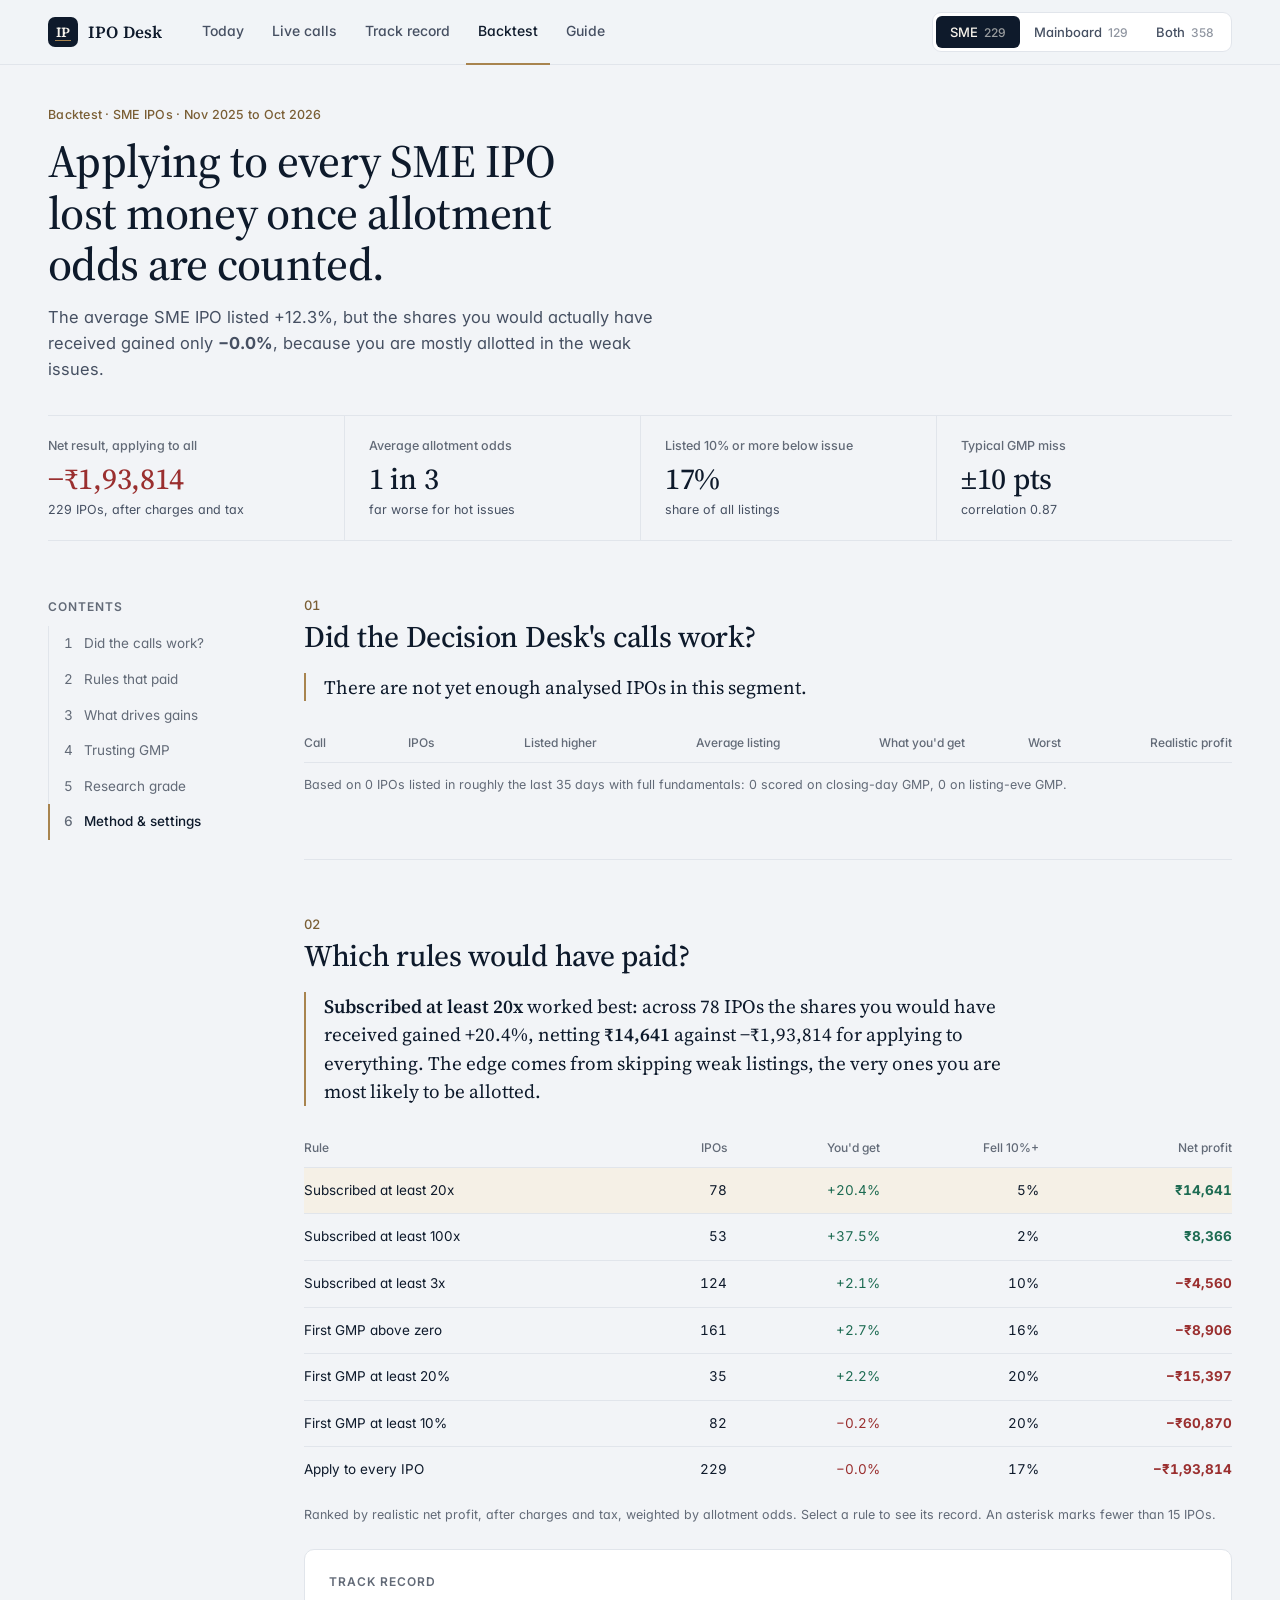
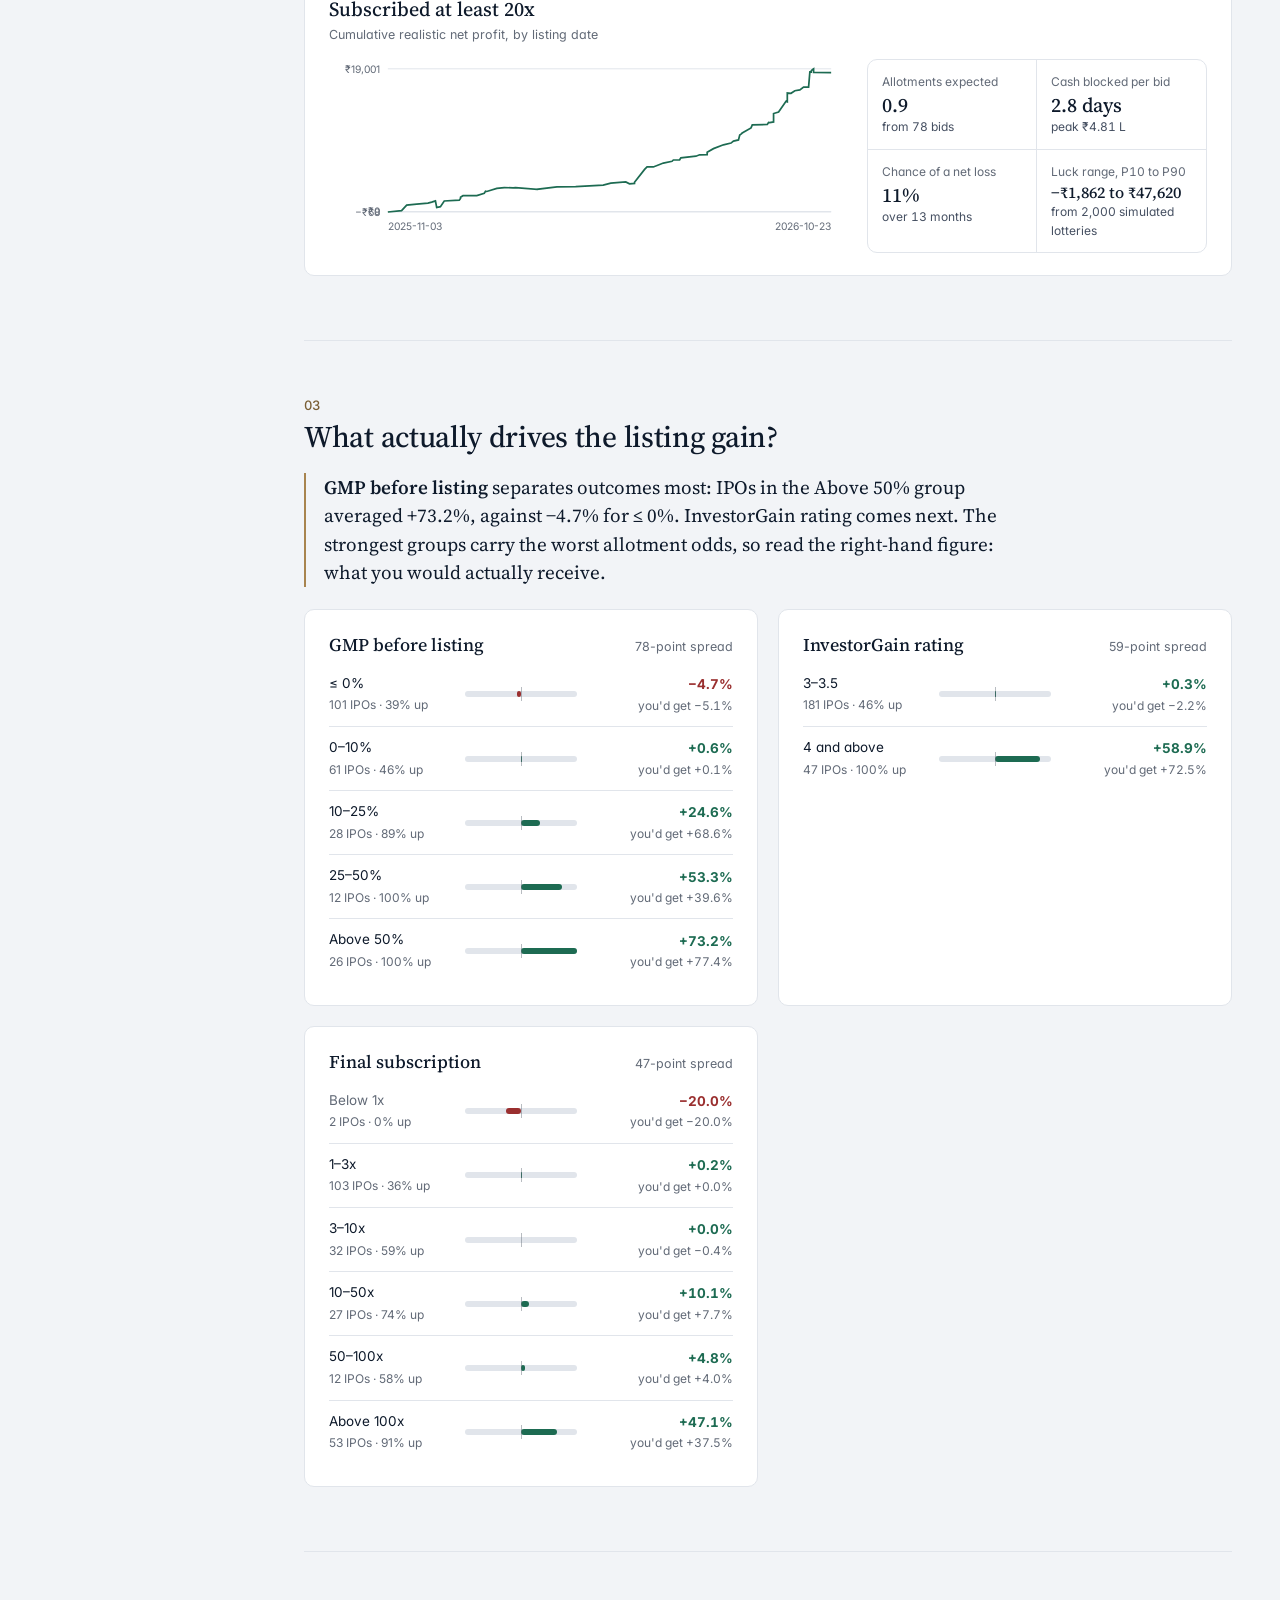
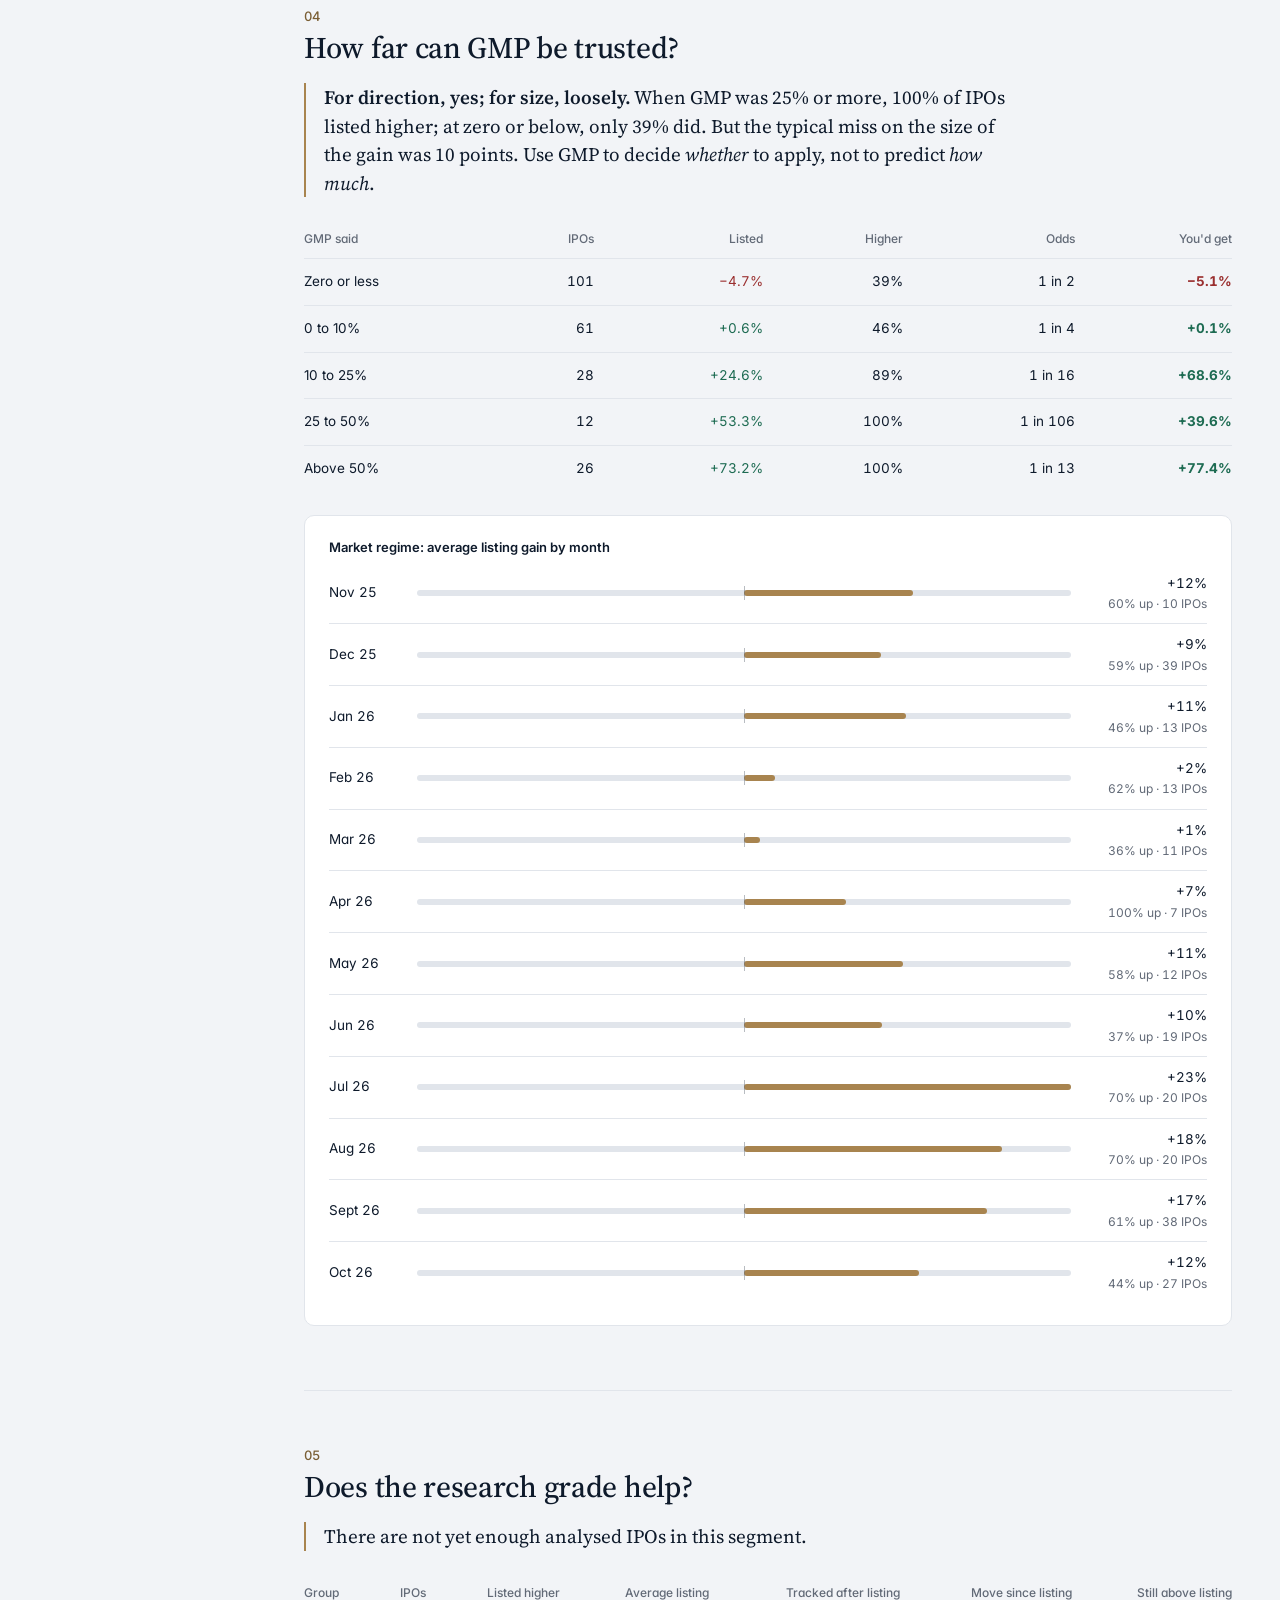
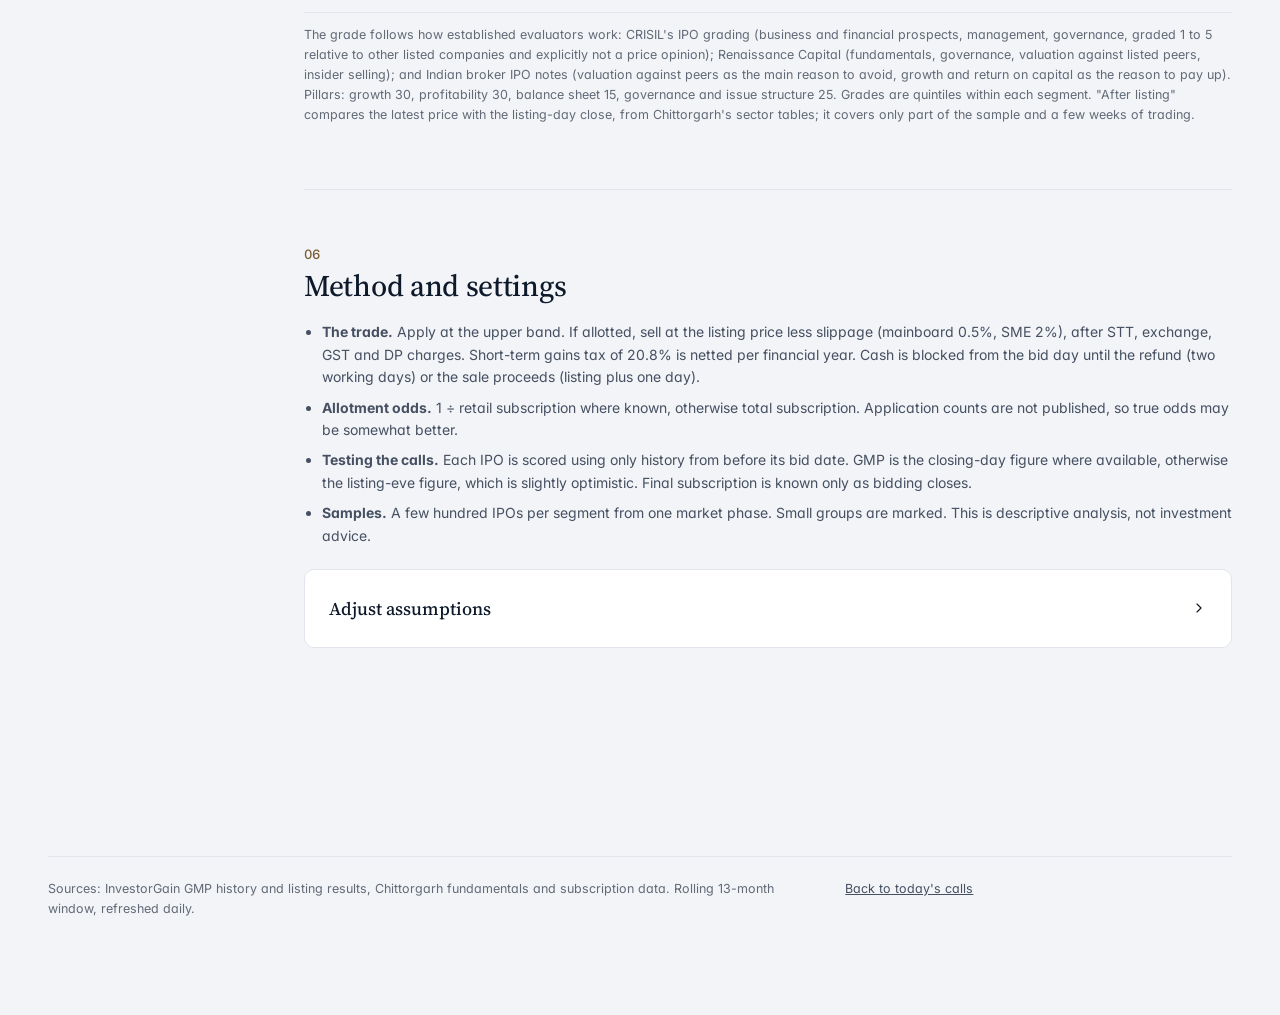
<file: backtest.html>
<!doctype html>
<html lang="en">
<head>
<meta charset="utf-8">
<meta name="viewport" content="width=device-width,initial-scale=1">
<title>IPO Desk · Backtest</title>
<meta name="description" content="Does applying to Indian IPOs pay once allotment odds are counted? A point-in-time test of the Decision Desk calls, the rules that paid, what drives listing gains, and how far GMP can be trusted.">
<link rel="preconnect" href="https://fonts.googleapis.com">
<link rel="preconnect" href="https://fonts.gstatic.com" crossorigin>
<link href="https://fonts.googleapis.com/css2?family=Source+Serif+4:opsz,wght@8..60,400;8..60,500;8..60,600&family=Inter:wght@400;500;600&display=swap" rel="stylesheet">
<link rel="stylesheet" href="ui.css">
<style>
/* report layout: sticky contents rail + reading column */
.report{display:grid;grid-template-columns:200px minmax(0,1fr);gap:56px;margin-top:56px}
.toc{position:sticky;top:96px;align-self:start;font-size:13.5px}
.toc ol{list-style:none;margin:10px 0 0;padding:0;border-left:1px solid var(--line)}
.toc a{display:block;padding:7px 0 7px 14px;margin-left:-1px;border-left:2px solid transparent;text-decoration:none;color:var(--ink-3);transition:color .2s,border-color .2s}
.toc a:hover{color:var(--ink)}
.toc a.on{color:var(--ink);border-left-color:var(--gold);font-weight:500}
.toc .n{display:inline-block;width:20px;color:var(--ink-3);font-variant-numeric:tabular-nums}
@media (max-width:980px){.report{grid-template-columns:1fr;gap:0}.toc{display:none}}
.report>*{min-width:0}
@media (max-width:560px){.brand b{display:none}.appbar .seg button{padding:6px 10px}.appbar .seg .c{display:none}.brow{grid-template-columns:96px 1fr 108px;gap:10px}}
.chapter{padding-bottom:64px;margin-bottom:56px;border-bottom:1px solid var(--line)}
.chapter:last-of-type{border-bottom:0}
.ch-n{font:500 13px var(--sans);color:var(--gold-ink);font-variant-numeric:tabular-nums}
.chapter h2{font:500 30px/1.18 var(--serif);letter-spacing:-.01em;margin:6px 0 18px}
.verdict-figs{margin-top:32px}
.brow{display:grid;grid-template-columns:120px 1fr 140px;gap:16px;align-items:center;font-size:13.5px;padding:10px 0;border-bottom:1px solid var(--line)}
.brow:last-child{border-bottom:0}
.brow .r{text-align:right}
.brow .r small{display:block;color:var(--ink-3);font-size:12px}
.thin{color:var(--ink-3)}
.mini{display:grid;grid-template-columns:repeat(2,1fr);border:1px solid var(--line);border-radius:var(--r);margin-top:16px}
.mini>div{padding:12px 14px}
.mini>div:nth-child(odd){border-right:1px solid var(--line)}
.mini>div:nth-child(n+3){border-top:1px solid var(--line)}
.mini .l{font-size:12px;color:var(--ink-3)}
.mini .v{font:500 20px/1.2 var(--serif);margin-top:2px}
.mini .h{font-size:12px;color:var(--ink-2)}
.drv-title{display:flex;justify-content:space-between;align-items:baseline;margin-bottom:6px}
.drv-title h3{font:500 18px var(--serif);margin:0}
.form{display:grid;grid-template-columns:repeat(auto-fill,minmax(170px,1fr));gap:14px 18px;margin-top:16px}
.form label{display:flex;flex-direction:column;font-size:12.5px;color:var(--ink-2);gap:5px;font-weight:500}
.form input[type=number]{font:inherit;font-size:14px;color:var(--ink);background:var(--surface);border:1px solid var(--line-2);border-radius:8px;padding:8px 10px;height:38px}
.form .chk{flex-direction:row;align-items:center;gap:8px}
details.disclose>summary{list-style:none;cursor:pointer;display:flex;align-items:center;justify-content:space-between;font:500 18px var(--serif);padding:4px 0}
details.disclose>summary::-webkit-details-marker{display:none}
details.disclose>summary svg{transition:transform .2s var(--ease)}
details.disclose[open]>summary svg{transform:rotate(90deg)}
.notes li{margin:8px 0;color:var(--ink-2);font-size:14px}
.stack{display:grid;gap:24px}
.stack>*,#ruleDetail>*{min-width:0}
#ruleDetail{display:grid;grid-template-columns:minmax(0,1.5fr) minmax(0,1fr);gap:8px 28px;align-items:start}
#ruleDetail .rd-head{grid-column:1/-1}
#ruleDetail .mini{margin-top:0}
@media (max-width:760px){#ruleDetail{grid-template-columns:1fr}}
</style>
</head>
<body>
<header class="appbar"><div class="in">
  <a class="brand" href="./" aria-label="IPO Desk home"><span class="mark" aria-hidden="true">IP</span><b>IPO Desk</b></a>
  <nav class="nav" aria-label="Primary">
    <a href="./#today">Today</a><a href="./#calls">Live calls</a><a href="./#record">Track record</a><a href="backtest.html" aria-current="page">Backtest</a><a href="guide.html">Guide</a>
  </nav>
  <div class="bar-end"><div class="seg" id="tabs" role="group" aria-label="Segment"></div></div>
</div></header>

<main class="page">
  <section id="verdict" aria-labelledby="vHead">
    <div class="eyebrow" id="vEyebrow">Backtest · last 13 months</div>
    <h1 class="display" id="vHead" style="max-width:24ch">Does applying to IPOs pay?</h1>
    <p class="lede" id="vLede">Every figure counts the allotment lottery: you are paid only on the shares you actually receive, and the hottest IPOs are the ones you rarely get.</p>
    <div class="figures verdict-figs" id="vFigs"></div>
  </section>

  <div class="report">
    <aside class="toc" aria-label="Contents"><div class="kicker">Contents</div>
      <ol><li><a href="#q1" data-toc="q1"><span class="n">1</span>Did the calls work?</a></li><li><a href="#q2" data-toc="q2"><span class="n">2</span>Rules that paid</a></li>
        <li><a href="#q3" data-toc="q3"><span class="n">3</span>What drives gains</a></li><li><a href="#q4" data-toc="q4"><span class="n">4</span>Trusting GMP</a></li>
        <li><a href="#q5" data-toc="q5"><span class="n">5</span>Research grade</a></li><li><a href="#method" data-toc="method"><span class="n">6</span>Method &amp; settings</a></li></ol></aside>

    <div>
      <section class="chapter" id="q1" aria-labelledby="q1h">
        <div class="ch-n">01</div><h2 id="q1h">Did the Decision Desk's calls work?</h2>
        <p class="answer" id="valAnswer"></p>
        <div class="scroll-x"><table class="tbl" id="valTable"></table></div>
        <p class="note" id="valNote"></p>
      </section>

      <section class="chapter" id="q2" aria-labelledby="q2h">
        <div class="ch-n">02</div><h2 id="q2h">Which rules would have paid?</h2>
        <p class="answer" id="ruleAnswer"></p>
        <div class="stack">
          <div><div class="scroll-x"><table class="tbl" id="rules"></table></div><p class="note">Ranked by realistic net profit, after charges and tax, weighted by allotment odds. Select a rule to see its record. An asterisk marks fewer than 15 IPOs.</p></div>
          <div class="surface pad" id="ruleDetail"></div>
        </div>
      </section>

      <section class="chapter" id="q3" aria-labelledby="q3h">
        <div class="ch-n">03</div><h2 id="q3h">What actually drives the listing gain?</h2>
        <p class="answer" id="drvAnswer"></p>
        <div class="grid-2" id="drivers"></div>
      </section>

      <section class="chapter" id="q4" aria-labelledby="q4h">
        <div class="ch-n">04</div><h2 id="q4h">How far can GMP be trusted?</h2>
        <p class="answer" id="gmpAnswer"></p>
        <div class="stack">
          <div><div class="scroll-x"><table class="tbl" id="gmpTable"></table></div></div>
          <div class="surface pad"><h3 class="sub" style="margin-bottom:6px">Market regime: average listing gain by month</h3><div id="regime"></div></div>
        </div>
      </section>

      <section class="chapter" id="q5" aria-labelledby="q5h">
        <div class="ch-n">05</div><h2 id="q5h">Does the research grade help?</h2>
        <p class="answer" id="resAnswer"></p>
        <div class="scroll-x"><table class="tbl" id="resTable"></table></div>
        <p class="note">The grade follows how established evaluators work: CRISIL's IPO grading (business and financial prospects, management, governance, graded 1 to 5 relative to other listed companies and explicitly not a price opinion); Renaissance Capital (fundamentals, governance, valuation against listed peers, insider selling); and Indian broker IPO notes (valuation against peers as the main reason to avoid, growth and return on capital as the reason to pay up). Pillars: growth 30, profitability 30, balance sheet 15, governance and issue structure 25. Grades are quintiles within each segment. "After listing" compares the latest price with the listing-day close, from Chittorgarh's sector tables; it covers only part of the sample and a few weeks of trading.</p>
      </section>

      <section class="chapter" id="method" aria-labelledby="mh">
        <div class="ch-n">06</div><h2 id="mh">Method and settings</h2>
        <ul class="notes" style="padding-left:18px;margin:0">
          <li><b>The trade.</b> Apply at the upper band. If allotted, sell at the listing price less slippage (mainboard 0.5%, SME 2%), after STT, exchange, GST and DP charges. Short-term gains tax of 20.8% is netted per financial year. Cash is blocked from the bid day until the refund (two working days) or the sale proceeds (listing plus one day).</li>
          <li><b>Allotment odds.</b> 1 &divide; retail subscription where known, otherwise total subscription. Application counts are not published, so true odds may be somewhat better.</li>
          <li><b>Testing the calls.</b> Each IPO is scored using only history from before its bid date. GMP is the closing-day figure where available, otherwise the listing-eve figure, which is slightly optimistic. Final subscription is known only as bidding closes.</li>
          <li><b>Samples.</b> A few hundred IPOs per segment from one market phase. Small groups are marked. This is descriptive analysis, not investment advice.</li>
        </ul>
        <details class="disclose surface pad" style="margin-top:22px"><summary>Adjust assumptions <svg class="i" viewBox="0 0 24 24"><path d="m9 6 6 6-6 6"/></svg></summary>
          <div class="form" id="form"></div>
          <p style="margin:18px 0 0"><button class="btn" id="csvBtn" type="button"><svg class="i" viewBox="0 0 24 24"><path d="M12 4v12M6 10l6 6 6-6M4 20h16"/></svg>Download the full ledger (CSV)</button></p>
        </details>
      </section>
    </div>
  </div>

  <footer class="foot"><div>Sources: InvestorGain GMP history and listing results, Chittorgarh fundamentals and subscription data. Rolling 13-month window, refreshed daily.</div><div><a href="./">Back to today's calls</a></div></footer>
</main>

<script src="backtest.js"></script>
<script src="decide.js"></script>
<script>
"use strict";
const B = window.Backtest, D = window.Decide;
const $ = (id) => document.getElementById(id);
const esc = (s) => String(s ?? "").replace(/[&<>"']/g, (c) => ({ "&": "&amp;", "<": "&lt;", ">": "&gt;", '"': "&quot;", "'": "&#39;" }[c]));
const inr = (n) => n == null || isNaN(n) ? "—" : (n < 0 ? "−" : "") + "₹" + Math.abs(Math.round(n)).toLocaleString("en-IN");
const lakh = (n) => n == null ? "—" : Math.abs(n) >= 1e5 ? (n < 0 ? "−" : "") + "₹" + (Math.abs(n) / 1e5).toFixed(2) + " L" : inr(n);
const pc = (n, d = 1) => n == null || isNaN(n) ? "—" : (n > 0 ? "+" : n < 0 ? "−" : "") + Math.abs(n).toFixed(d) + "%";
const pr = (x) => x == null ? "—" : Math.round(x * 100) + "%";
const sg = (n) => n > 0 ? "pos" : n < 0 ? "neg" : "";
const dn = (s) => Date.UTC(+s.slice(0, 4), +s.slice(5, 7) - 1, +s.slice(8, 10)) / 864e5;
const SEGN = { SME: "SME", Mainboard: "mainboard", All: "" };
const LABEL = { APPLY: "Apply", LOTTERY: "Lottery bid", CONSIDER: "Consider", SKIP: "Skip" };

const U = { ticketM: 15000, ticketS: 120000, accounts: 1, slipM: 0.5, slipS: 2, brokerage: 20, tax: 20.8, applyTax: true };
try { Object.assign(U, JSON.parse(localStorage.getItem("ipo-bt-prefs2") || "{}")); } catch (e) {}
let TAB = "SME", SEL = 0;
try { const t = localStorage.getItem("ipo-bt-tab"); if (["SME", "Mainboard", "All"].includes(t)) TAB = t; } catch (e) {}
let ARCH = [], INS = {}, ROWS = [], RECS = new Map(), RULES = [];

const cfg = () => Object.assign({}, B.DEFAULTS, {
  ticket: { Mainboard: +U.ticketM || 15000, SME: +U.ticketS || 120000 }, accounts: Math.max(1, +U.accounts || 1),
  slippagePct: { Mainboard: +U.slipM || 0, SME: +U.slipS || 0 }, brokerage: +U.brokerage || 0, taxPct: +U.tax || 0, applyTax: !!U.applyTax, mcRuns: 2000, seed: 42 });
const inTab = (seg) => TAB === "All" || seg === TAB;
const tabRows = () => ROWS.filter((r) => inTab(r.segment) && r.gainPct != null);
const weighted = (l) => { const w = l.reduce((s, r) => s + r.p, 0); return w ? l.reduce((s, r) => s + r.p * r.gainPct, 0) / w : null; };
const dbar = (v, mx, col) => { const wd = v == null ? 0 : Math.min(50, Math.abs(v) / mx * 50); return `<div class="dbar"><i style="${v < 0 ? `right:50%;width:${wd}%;background:var(--bad)` : `left:50%;width:${wd}%;background:${col || "var(--good)"}`}"></i></div>`; };
const who = () => TAB === "All" ? "" : SEGN[TAB] + " ";
const lbl = (s) => String(s).replace(/^<= ?/, "≤ ").replace(/^> ?/, "Above ").replace(/^< ?/, "Below ").replace(/(\d)-(\d)/g, "$1–$2").replace(/\+$/, " and above");

/* ---------- 1. calls ---------- */
function validate() {
  const c = Object.assign(cfg(), { mcRuns: 0 }), byId = new Map(ROWS.map((r) => [r.id, r])), out = [];
  for (const v of Object.values(INS)) {
    const r = byId.get(v.ig_id), rec = RECS.get(v.ig_id);
    if (!r || r.gainPct == null || !inTab(r.segment)) continue;
    const g = rec.gmp_close != null ? rec.gmp_close : rec.gmp_list;
    if (g == null) continue;
    const p = { name: r.name, segment: r.segment, price: r.price, gmp: g, lot: v.lot, st: "open", close: r.bid, trend: 0, issue_size_cr: v.issue_size_cr, subscription_x: v.sub && v.sub.total };
    const d = D.decide(p, v, ROWS.filter((x) => x.listing < r.bid), c, r.bid);
    const odds = v.sub && v.sub.retail ? Math.min(1, 1 / v.sub.retail) : r.p;
    out.push({ verdict: d.verdict, gain: r.gainPct, odds, real: odds * r.netAllot, src: rec.gmp_close != null ? "close" : "eve" });
  }
  return out;
}
function agg(l) {
  const n = l.length; if (!n) return null;
  const w = l.reduce((s, o) => s + o.odds, 0);
  return { n, avg: l.reduce((s, o) => s + o.gain, 0) / n, up: l.filter((o) => o.gain > 0).length / n, worst: Math.min(...l.map((o) => o.gain)),
    get: w ? l.reduce((s, o) => s + o.odds * o.gain, 0) / w : null, real: l.reduce((s, o) => s + o.real, 0) };
}
function renderCalls() {
  const all = validate();
  const rows = ["APPLY", "LOTTERY", "CONSIDER", "SKIP"].map((v) => [v, agg(all.filter((o) => o.verdict === v))]).filter((x) => x[1]);
  $("valTable").innerHTML = `<thead><tr><th>Call</th><th>IPOs</th><th>Listed higher</th><th>Average listing</th><th>What you'd get</th><th>Worst</th><th>Realistic profit</th></tr></thead><tbody>`
    + rows.map(([v, a]) => `<tr><td><span class="tag t-${v}">${LABEL[v]}</span></td><td class="num">${a.n}</td><td class="num">${pr(a.up)}</td><td class="num ${sg(a.avg)}">${pc(a.avg)}</td>`
      + `<td class="num ${sg(a.get)}">${pc(a.get)}</td><td class="num ${sg(a.worst)}">${pc(a.worst, 0)}</td><td class="num ${sg(a.real)}"><b>${inr(a.real)}</b></td></tr>`).join("") + "</tbody>";
  const go = agg(all.filter((o) => o.verdict === "APPLY" || o.verdict === "LOTTERY")), skip = agg(all.filter((o) => o.verdict === "SKIP"));
  const closeN = all.filter((o) => o.src === "close").length;
  $("valAnswer").innerHTML = !all.length ? "There are not yet enough analysed IPOs in this segment."
    : go && skip ? `<b>Yes.</b> Across ${all.length} recent ${who()}IPOs, scored as of their bid date, the calls to apply listed higher ${pr(go.up)} of the time, averaging ${pc(go.avg)}. The calls to skip listed higher only ${pr(skip.up)} of the time; bidding on them anyway would have ${skip.real < 0 ? "lost" : "made"} about <b>${inr(Math.abs(skip.real))}</b>.`
      : skip ? `Every recent ${who()}IPO scored as a skip or a judgement call. The ${skip.n} skips listed higher only ${pr(skip.up)} of the time, which supports staying out.` : `${all.length} IPOs tested.`;
  $("valNote").textContent = `Based on ${all.length} IPOs listed in roughly the last 35 days with full fundamentals: ${closeN} scored on closing-day GMP, ${all.length - closeN} on listing-eve GMP.`;
  return { go, skip };
}

/* ---------- 2. rules ---------- */
const PRESETS = {
  SME: [["Apply to every IPO", {}], ["First GMP above zero", { minFirstGmpPct: 0.01 }], ["First GMP at least 10%", { minFirstGmpPct: 10 }], ["First GMP at least 20%", { minFirstGmpPct: 20 }],
    ["Subscribed at least 3x", { minSub: 3 }], ["Subscribed at least 20x", { minSub: 20 }], ["Subscribed at least 100x", { minSub: 100 }]],
  Mainboard: [["Apply to every IPO", {}], ["First GMP above zero", { minFirstGmpPct: 0.01 }], ["First GMP at least 10%", { minFirstGmpPct: 10 }], ["First GMP at least 20%", { minFirstGmpPct: 20 }],
    ["Subscribed at least 5x", { minSub: 5 }], ["Subscribed at least 20x", { minSub: 20 }], ["Issue of ₹500 Cr or more", { minSize: 500 }]],
  All: [["Apply to every IPO", {}], ["First GMP at least 10%", { minFirstGmpPct: 10 }], ["First GMP at least 20%", { minFirstGmpPct: 20 }], ["Subscribed at least 20x", { minSub: 20 }]],
};
function renderRules() {
  const c = cfg();
  RULES = PRESETS[TAB].map(([name, f]) => B.run(ROWS, Object.assign({ name, segment: TAB }, f), c)).filter((r) => !r.empty).sort((a, b) => b.net - a.net);
  SEL = Math.min(SEL, RULES.length - 1);
  $("rules").innerHTML = `<thead><tr><th>Rule</th><th>IPOs</th><th>You'd get</th><th>Fell 10%+</th><th>Net profit</th></tr></thead><tbody>`
    + RULES.map((r, i) => `<tr class="click ${i === SEL ? "sel" : ""}" data-i="${i}" tabindex="0" aria-selected="${i === SEL}"><td>${esc(r.strat.name)}</td><td class="num ${r.n < 15 ? "thin" : ""}">${r.n}${r.n < 15 ? "*" : ""}</td>`
      + `<td class="num ${sg(r.weightedGainPct)}">${pc(r.weightedGainPct)}</td><td class="num">${pr(r.deepLossRate)}</td><td class="num ${sg(r.net)}"><b>${inr(r.net)}</b></td></tr>`).join("") + "</tbody>";
  const all = RULES.find((r) => r.strat.name === "Apply to every IPO"), best = RULES.find((r) => r.n >= 15) || RULES[0];
  $("ruleAnswer").innerHTML = !best ? "Not enough data." : best === all ? `<b>No filter beat simply applying to every ${who()}IPO</b>, which netted ${inr(all.net)} across ${all.n} listings.`
    : `<b>${esc(best.strat.name)}</b> worked best: across ${best.n} IPOs the shares you would have received gained ${pc(best.weightedGainPct)}, netting <b>${inr(best.net)}</b> against ${inr(all && all.net)} for applying to everything. The edge comes from skipping weak listings, the very ones you are most likely to be allotted.`;
  renderRuleDetail();
}
function lineChart(pts) {
  if (pts.length < 2) return '<div class="note">Not enough data.</div>';
  const W = 520, H = 180, L = 60, R = 8, T = 10, Bm = 24;
  const xs = pts.map((p) => dn(p[0])), ys = pts.map((p) => p[1]);
  const x0 = Math.min(...xs), x1 = Math.max(...xs); let y0 = Math.min(0, ...ys), y1 = Math.max(0, ...ys); if (y1 === y0) y1 = y0 + 1;
  const X = (x) => L + (x - x0) / Math.max(1, x1 - x0) * (W - L - R), Y = (y) => T + (1 - (y - y0) / (y1 - y0)) * (H - T - Bm);
  const d = pts.map((p, i) => `${i ? "L" : "M"}${X(dn(p[0])).toFixed(1)} ${Y(p[1]).toFixed(1)}`).join("");
  const last = ys[ys.length - 1];
  return `<svg viewBox="0 0 ${W} ${H}" role="img" aria-label="Cumulative net profit, ending at ${inr(last)}">`
    + [...new Set([y0, 0, y1])].map((t) => `<line x1="${L}" x2="${W - R}" y1="${Y(t).toFixed(1)}" y2="${Y(t).toFixed(1)}" stroke="var(--line)"/><text x="${L - 8}" y="${(Y(t) + 4).toFixed(1)}" text-anchor="end" font-size="10.5" fill="var(--ink-3)">${lakh(t)}</text>`).join("")
    + `<path d="${d}" fill="none" stroke="${last >= 0 ? "var(--good)" : "var(--bad)"}" stroke-width="1.75"/>`
    + `<text x="${L}" y="${H - 6}" font-size="10.5" fill="var(--ink-3)">${pts[0][0]}</text><text x="${W - R}" y="${H - 6}" font-size="10.5" text-anchor="end" fill="var(--ink-3)">${pts[pts.length - 1][0]}</text></svg>`;
}
function renderRuleDetail() {
  const r = RULES[SEL];
  if (!r) { $("ruleDetail").innerHTML = ""; return; }
  $("ruleDetail").innerHTML = `<div class="rd-head"><div class="kicker">Track record</div><h3 style="font:500 20px var(--serif);margin:4px 0 2px">${esc(r.strat.name)}</h3>
    <p class="note" style="margin:0 0 6px">Cumulative realistic net profit, by listing date</p></div><div>${lineChart(r.equity)}</div>
    <div class="mini num"><div><div class="l">Allotments expected</div><div class="v">${r.expAllotments.toFixed(1)}</div><div class="h">from ${r.applications} bids</div></div>
      <div><div class="l">Cash blocked per bid</div><div class="v">${r.avgBlockedDays.toFixed(1)} days</div><div class="h">peak ${lakh(r.peakCapital)}</div></div>
      <div><div class="l">Chance of a net loss</div><div class="v ${r.mc && r.mc.pLoss > 0.4 ? "neg" : ""}">${r.mc ? pr(r.mc.pLoss) : "—"}</div><div class="h">over 13 months</div></div>
      <div><div class="l">Luck range, P10 to P90</div><div class="v" style="font-size:16px">${r.mc ? lakh(r.mc.p10) + " to " + lakh(r.mc.p90) : "—"}</div><div class="h">from 2,000 simulated lotteries</div></div></div>`;
}

/* ---------- 3. drivers ---------- */
function renderDrivers() {
  const tr = tabRows();
  const F = [["Final subscription", "sub"], ["GMP before listing", "gmp"], ["Issue size", "size"], ["InvestorGain rating", "rating"]].map(([name, k]) => {
    const b = B.BUCKETS[k].map(([label, fn]) => { const l = tr.filter((r) => { try { return fn(r) === true; } catch (e) { return false; } }); return Object.assign({ label, get: weighted(l) }, B.stats(l)); });
    const ok = b.filter((x) => x.n >= 8), hi = ok.reduce((m, x) => !m || x.avgGain > m.avgGain ? x : m, null), lo = ok.reduce((m, x) => !m || x.avgGain < m.avgGain ? x : m, null);
    return { name, b: b.filter((x) => x.n > 0), hi, lo, spread: hi && lo ? hi.avgGain - lo.avgGain : 0, cover: b.reduce((s, x) => s + x.n, 0) };
  }).filter((f) => f.cover >= 40 && f.b.length >= 2).sort((a, b) => b.spread - a.spread);
  const [top, sec] = F;
  $("drvAnswer").innerHTML = top && top.hi ? `<b>${top.name}</b> separates outcomes most: IPOs in the ${esc(lbl(top.hi.label))} group averaged ${pc(top.hi.avgGain)}, against ${pc(top.lo.avgGain)} for ${esc(lbl(top.lo.label))}.${sec && sec.hi ? ` ${sec.name} comes next.` : ""} The strongest groups carry the worst allotment odds, so read the right-hand figure: what you would actually receive.` : "Not enough data.";
  const mx = Math.max(10, ...F.flatMap((f) => f.b.map((x) => Math.abs(x.avgGain || 0))));
  $("drivers").innerHTML = F.map((f) => `<div class="surface pad"><div class="drv-title"><h3>${f.name}</h3><span class="muted" style="font-size:12.5px">${f.spread.toFixed(0)}-point spread</span></div>`
    + f.b.map((x) => `<div class="brow ${x.n < 8 ? "thin" : ""}"><span>${esc(lbl(x.label))}<br><span class="muted" style="font-size:12px">${x.n} IPOs · ${pr(x.posRate)} up</span></span>${dbar(x.avgGain, mx)}`
      + `<span class="r num"><b class="${sg(x.avgGain)}">${pc(x.avgGain)}</b><small>you'd get ${pc(x.get)}</small></span></div>`).join("") + `</div>`).join("");
}

/* ---------- 4. GMP ---------- */
function renderGmp() {
  const tr = tabRows().filter((r) => r.gmpList != null), gp = (r) => r.gmpList / r.price * 100;
  const b = [["Zero or less", (g) => g <= 0.0001], ["0 to 10%", (g) => g > 0.0001 && g < 10], ["10 to 25%", (g) => g >= 10 && g < 25], ["25 to 50%", (g) => g >= 25 && g < 50], ["Above 50%", (g) => g >= 50]].map(([label, fn]) => {
    const l = tr.filter((r) => fn(gp(r))), n = l.length;
    return n ? { label, n, a: l.reduce((s, r) => s + r.gainPct, 0) / n, up: l.filter((r) => r.gainPct > 0).length / n, get: weighted(l), odds: l.reduce((s, r) => s + r.p, 0) / n } : { label, n };
  });
  $("gmpTable").innerHTML = `<thead><tr><th>GMP said</th><th>IPOs</th><th>Listed</th><th>Higher</th><th>Odds</th><th>You'd get</th></tr></thead><tbody>`
    + b.filter((x) => x.n).map((x) => `<tr><td>${x.label}</td><td class="num">${x.n}</td><td class="num ${sg(x.a)}">${pc(x.a)}</td><td class="num">${pr(x.up)}</td><td class="num">1 in ${Math.max(1, Math.round(1 / x.odds))}</td><td class="num ${sg(x.get)}"><b>${pc(x.get)}</b></td></tr>`).join("") + "</tbody>";
  const cal = B.calibration(tabRows(), "list"), lo = b[0], hi = b.filter((x) => x.n && (x.label === "25 to 50%" || x.label === "Above 50%"));
  const hiUp = hi.length ? hi.reduce((s, x) => s + x.up * x.n, 0) / hi.reduce((s, x) => s + x.n, 0) : null;
  $("gmpAnswer").innerHTML = cal.n >= 3 ? `<b>For direction, yes; for size, loosely.</b> When GMP was 25% or more, ${pr(hiUp)} of IPOs listed higher; at zero or below, only ${pr(lo.up)} did. But the typical miss on the size of the gain was ${cal.mae.toFixed(0)} points. Use GMP to decide <i>whether</i> to apply, not to predict <i>how much</i>.` : "Not enough data.";
  const m = B.monthly(tabRows()).slice(-13), mx = Math.max(10, ...m.map((x) => Math.abs(x.avgGain || 0)));
  $("regime").innerHTML = m.map((x) => `<div class="brow" style="grid-template-columns:72px 1fr 120px"><span class="num">${new Date(x.label + "-01T00:00:00Z").toLocaleDateString("en-IN", { month: "short", year: "2-digit", timeZone: "UTC" })}</span>${dbar(x.avgGain, mx, "var(--gold)")}<span class="r num">${pc(x.avgGain, 0)}<small>${pr(x.posRate)} up · ${x.n} IPOs</small></span></div>`).join("");
}

/* ---------- verdict ---------- */
function renderVerdict(val) {
  const c = Object.assign(cfg(), { mcRuns: 0 }), r = B.run(ROWS, { segment: TAB }, c), st = B.stats(tabRows()), cal = B.calibration(tabRows(), "list");
  const d = tabRows().map((x) => x.listing).sort();
  $("vEyebrow").textContent = `Backtest · ${TAB === "All" ? "all IPOs" : TAB === "SME" ? "SME IPOs" : "mainboard IPOs"} · ${d.length ? new Date(d[0] + "T00:00:00Z").toLocaleDateString("en-IN", { month: "short", year: "numeric", timeZone: "UTC" }) + " to " + new Date(d[d.length - 1] + "T00:00:00Z").toLocaleDateString("en-IN", { month: "short", year: "numeric", timeZone: "UTC" }) : ""}`;
  $("vHead").textContent = r.net < 0 ? `Applying to every ${who()}IPO lost money once allotment odds are counted.` : `Applying to every ${who()}IPO made ${inr(r.net)}: a thin return for the cash it ties up.`;
  $("vLede").innerHTML = `The average ${who()}IPO listed ${pc(st.avgGain)}, but the shares you would actually have received gained only <b>${pc(r.weightedGainPct)}</b>, because you are mostly allotted in the weak issues.${val.go && val.skip ? ` Being selective is what works: the Desk's skip calls listed higher ${pr(val.skip.up)} of the time, its apply calls ${pr(val.go.up)}.` : ""}`;
  const fig = (l, v, h, cl) => `<div><div class="l">${l}</div><div class="v num ${cl || ""}">${v}</div><div class="h">${h}</div></div>`;
  $("vFigs").innerHTML = fig("Net result, applying to all", inr(r.net), `${r.n} IPOs, after charges and tax`, sg(r.net))
    + fig("Average allotment odds", "1 in " + Math.max(1, Math.round(1 / Math.max(r.allotRate, 1e-9))), "far worse for hot issues")
    + fig("Listed 10% or more below issue", pr(r.deepLossRate), "share of all listings")
    + fig("Typical GMP miss", cal.mae ? "±" + cal.mae.toFixed(0) + " pts" : "—", cal.corr ? `correlation ${cal.corr.toFixed(2)}` : "");
}

function renderTabs() {
  const n = (s) => ROWS.filter((r) => (s === "All" || r.segment === s) && r.gainPct != null).length;
  $("tabs").innerHTML = ["SME", "Mainboard", "All"].map((s) => `<button type="button" data-tab="${s}" aria-pressed="${TAB === s}">${s === "All" ? "Both" : s}<span class="c">${n(s)}</span></button>`).join("");
}
function renderForm() {
  const F = [["ticketM", "Mainboard application, ₹"], ["ticketS", "SME application, ₹"], ["accounts", "Accounts applying"], ["slipM", "Mainboard slippage, %"], ["slipS", "SME slippage, %"], ["brokerage", "Brokerage per sale, ₹"], ["tax", "Tax rate, %"]];
  $("form").innerHTML = F.map(([k, l]) => `<label>${l}<input data-k="${k}" type="number" step="any" value="${esc(U[k])}"></label>`).join("")
    + `<label class="chk"><input data-c="applyTax" type="checkbox" ${U.applyTax ? "checked" : ""}> Apply tax</label>`;
}
function renderResearch() {
  const byId = new Map(ROWS.map((r) => [r.id, r])), cuts = D.gradeCuts(Object.values(INS));
  const norm = (s) => s.toLowerCase().replace(/ (ltd|limited)\.?$/, "").replace(/[^a-z0-9]/g, "");
  const ltp = {};
  for (const v of Object.values(INS)) for (const x of v.precedents || []) if (x.ltp && x.listing_close) ltp[norm(x.name)] = x;
  const rows = [];
  for (const v of Object.values(INS)) {
    const r = byId.get(v.ig_id);
    if (!r || r.gainPct == null || !inTab(r.segment)) continue;
    const R = D.research({ segment: r.segment }, v, cuts);
    if (!R.grade) continue;
    const L = ltp[norm(v.name)];
    rows.push({ grade: R.grade, call: R.longTerm.call, gain: r.gainPct, after: L ? (L.ltp / L.listing_close - 1) * 100 : null });
  }
  const grp = [["Grade 4–5", (x) => x.grade >= 4], ["Grade 3", (x) => x.grade === 3], ["Grade 1–2", (x) => x.grade <= 2], ["View: Positive", (x) => x.call === "Positive"], ["View: Neutral", (x) => x.call === "Neutral"], ["View: Cautious", (x) => x.call === "Cautious"]]
    .map(([label, fn]) => { const l = rows.filter(fn), a = l.filter((x) => x.after != null), avg = (arr, f) => arr.length ? arr.reduce((s, x) => s + f(x), 0) / arr.length : null;
      return { label, n: l.length, up: l.length ? l.filter((x) => x.gain > 0).length / l.length : null, avg: avg(l, (x) => x.gain), na: a.length, after: avg(a, (x) => x.after), afterUp: a.length ? a.filter((x) => x.after > 0).length / a.length : null }; });
  $("resTable").innerHTML = `<thead><tr><th>Group</th><th>IPOs</th><th>Listed higher</th><th>Average listing</th><th>Tracked after listing</th><th>Move since listing</th><th>Still above listing</th></tr></thead><tbody>`
    + grp.filter((g) => g.n).map((g) => `<tr><td>${g.label}</td><td class="num">${g.n}</td><td class="num">${pr(g.up)}</td><td class="num ${sg(g.avg)}">${pc(g.avg)}</td><td class="num">${g.na}</td><td class="num ${sg(g.after)}">${g.na ? pc(g.after) : "—"}</td><td class="num">${g.na ? pr(g.afterUp) : "—"}</td></tr>`).join("") + "</tbody>";
  const hi = grp[0], lo = grp[2];
  const d = hi.up != null && lo.up != null ? hi.up - lo.up : null;
  const after = grp.slice(0, 3).filter((g) => g.na >= 3), allDown = after.length && after.every((g) => g.after < 0);
  const lead = d == null ? "" : d >= 0.15 ? "<b>Yes, clearly at listing.</b>" : d >= 0.05 ? "<b>Modestly, at listing.</b>" : "<b>Not in this segment.</b>";
  $("resAnswer").innerHTML = !rows.length || d == null ? (rows.length ? `${rows.length} graded IPOs so far; see the table.` : "There are not yet enough analysed IPOs in this segment.")
    : `${lead} Across ${rows.length} recent ${who()}IPOs, grade 4–5 issues listed higher ${pr(hi.up)} of the time (avg ${pc(hi.avg)}) against ${pr(lo.up)} (avg ${pc(lo.avg)}) for grade 1–2.`
      + (d < 0.05 && TAB === "SME" ? " SME financials are small, recent and often flattered before listing, so fundamentals carry less signal here; lean on GMP and demand instead." : "")
      + ` After listing, ${allDown ? "every group drifted lower in the first weeks" : "the picture is mixed"} and the samples are too small to separate them. That matches CRISIL's own caveat: a fundamental grade is not a price call. Use it to decide what to <i>keep</i> after listing.`;
}
function renderAll() {
  ROWS = B.ledger(ARCH, cfg());
  renderTabs();
  const val = renderCalls();
  renderVerdict(val); renderRules(); renderDrivers(); renderGmp(); renderResearch();
}

document.addEventListener("click", (e) => {
  const t = e.target.closest("[data-tab]");
  if (t) { TAB = t.dataset.tab; SEL = 0; try { localStorage.setItem("ipo-bt-tab", TAB); } catch (err) {} renderAll(); return; }
  const r = e.target.closest("tr[data-i]");
  if (r) selectRule(r);
});
document.addEventListener("keydown", (e) => { const r = e.target.closest && e.target.closest("tr[data-i]"); if (r && (e.key === "Enter" || e.key === " ")) { e.preventDefault(); selectRule(r); } });
function selectRule(r) { SEL = +r.dataset.i; document.querySelectorAll("#rules tr[data-i]").forEach((x) => { x.classList.toggle("sel", x === r); x.setAttribute("aria-selected", x === r); }); renderRuleDetail(); }
document.addEventListener("input", (e) => {
  const el = e.target;
  if (el.dataset.k) U[el.dataset.k] = el.value; else if (el.dataset.c) U[el.dataset.c] = el.checked; else return;
  try { localStorage.setItem("ipo-bt-prefs2", JSON.stringify(U)); } catch (err) {}
  renderAll();
});
$("csvBtn").addEventListener("click", () => {
  const blob = new Blob([B.csv(tabRows())], { type: "text/csv" });
  const a = document.createElement("a"); a.href = URL.createObjectURL(blob); a.download = "ipo-backtest-" + TAB.toLowerCase() + ".csv"; a.click();
  setTimeout(() => URL.revokeObjectURL(a.href), 2000);
});
const io = new IntersectionObserver((es) => es.forEach((en) => { if (en.isIntersecting) document.querySelectorAll("[data-toc]").forEach((a) => a.classList.toggle("on", a.dataset.toc === en.target.id)); }), { rootMargin: "-30% 0px -60% 0px" });
["q1", "q2", "q3", "q4", "q5", "method"].forEach((id) => io.observe($(id)));

renderForm();
const bust = "?t=" + Math.floor(Date.now() / 6e5);
Promise.all([fetch("archive.json" + bust).then((r) => r.json()), fetch("insights.json" + bust).then((r) => r.json()).catch(() => ({ ipos: {} }))])
  .then(([a, i]) => { ARCH = a.records || []; RECS = new Map(ARCH.map((r) => [r.id, r])); INS = i.ipos || {}; renderAll(); })
  .catch((e) => { $("vHead").textContent = "The data could not be loaded."; $("vLede").textContent = String(e); });
</script>
</body>
</html>
</file>
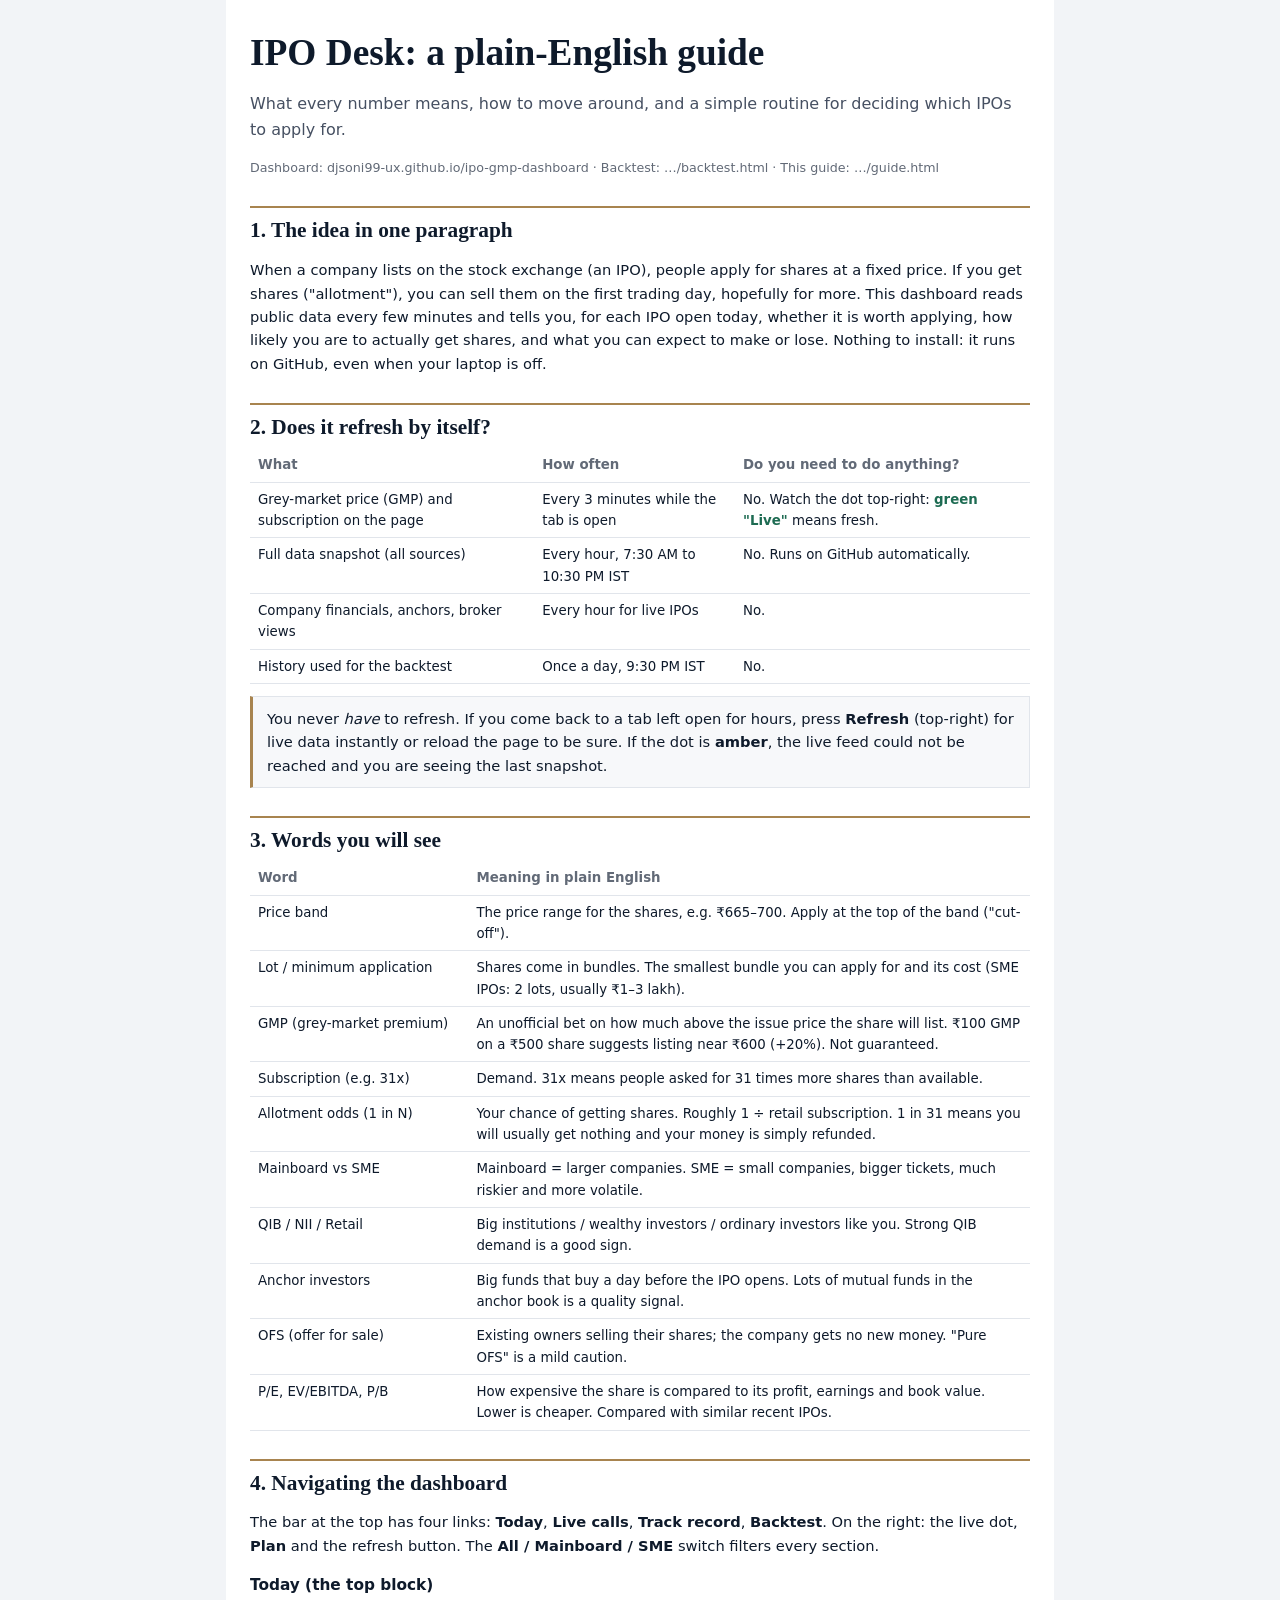
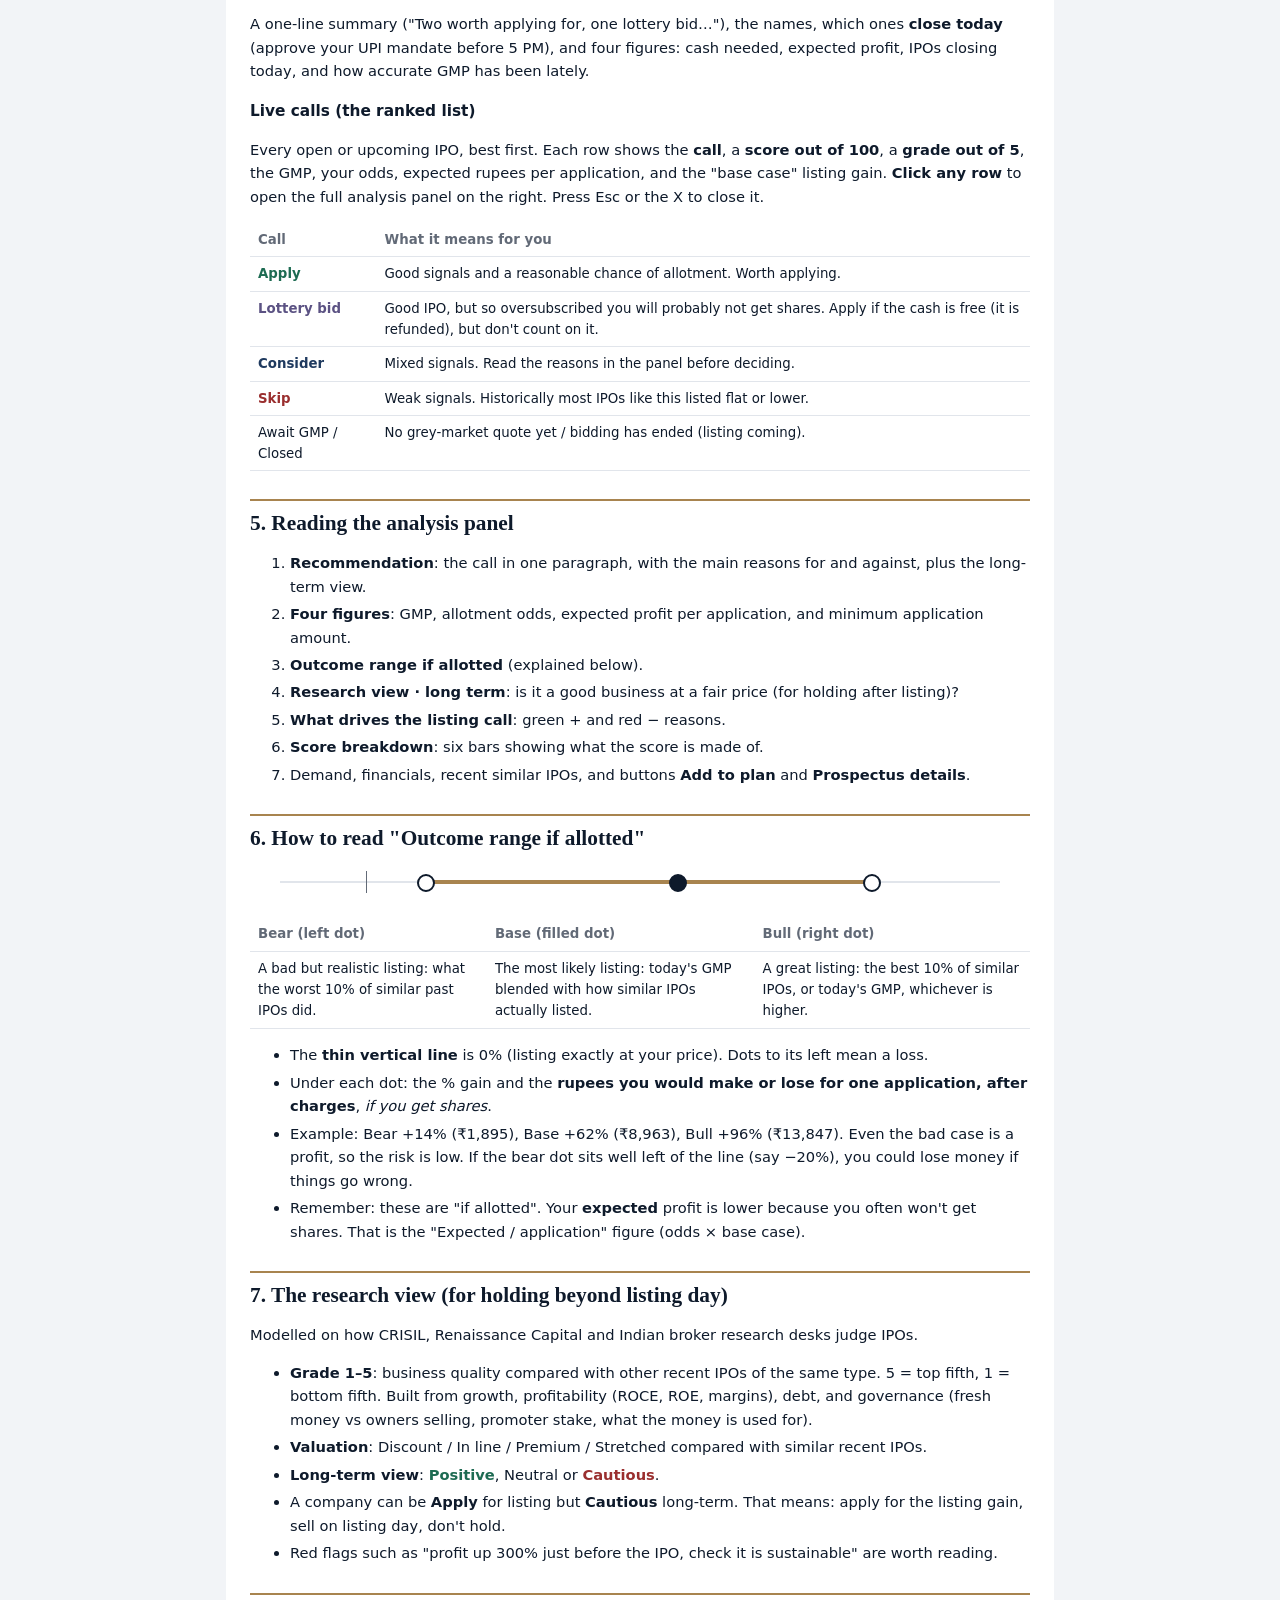
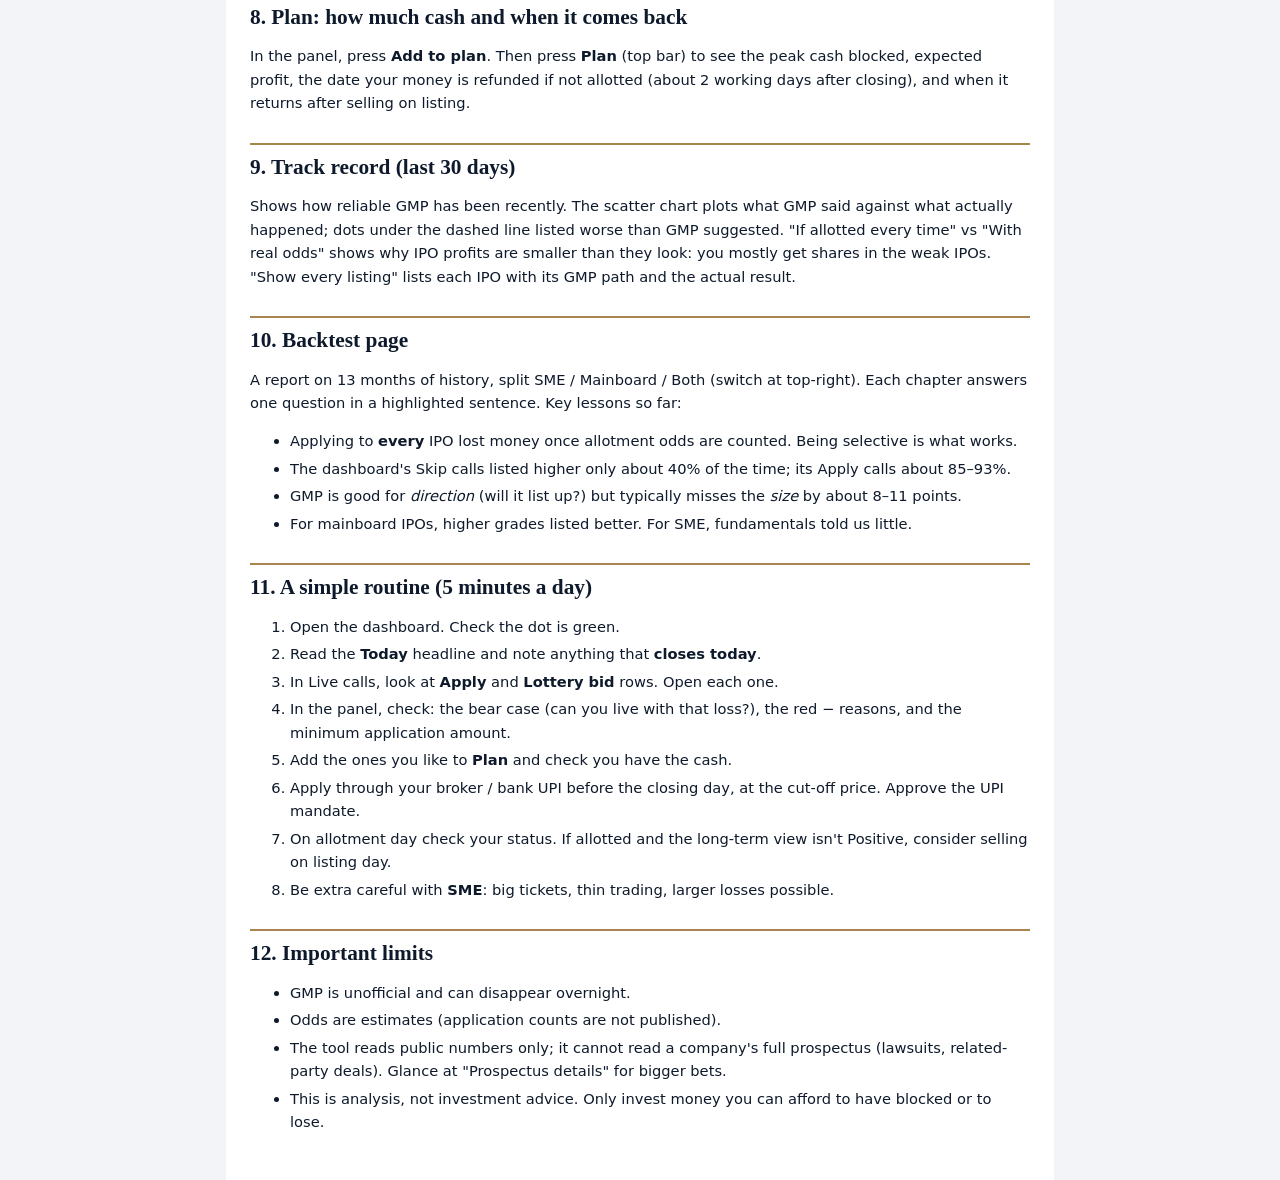
<file: guide.html>
<!doctype html>
<html lang="en"><head><meta charset="utf-8"><meta name="viewport" content="width=device-width,initial-scale=1">
<title>IPO Desk · Plain-English Guide</title>
<style>
@page{size:A4;margin:18mm 16mm}
body{font:11pt/1.6 "Segoe UI",Inter,system-ui,sans-serif;color:#0E1A2B;background:#F2F4F7;margin:0}
.w{max-width:780px;margin:0 auto;padding:32px 24px;background:#fff}
@media print{body{background:#fff}.w{padding:0}}
h1{font:600 28pt/1.15 Georgia,serif;margin:0 0 6px}
h2{font:600 16pt Georgia,serif;margin:28px 0 8px;padding-top:10px;border-top:2px solid #A8844F;page-break-after:avoid}
h3{font-size:11.5pt;margin:16px 0 4px}
.sub{color:#465062;font-size:12pt}
.box{border:1px solid #E1E5EB;border-left:3px solid #A8844F;background:#F7F8FA;padding:10px 14px;margin:12px 0;page-break-inside:avoid}
table{border-collapse:collapse;width:100%;margin:8px 0;font-size:10pt;page-break-inside:avoid}
th,td{border-bottom:1px solid #E1E5EB;padding:6px 8px;text-align:left;vertical-align:top}
th{color:#626A77;font-weight:600}
.g{color:#1D6B52;font-weight:600}.r{color:#9A2F2F;font-weight:600}.b{color:#1F3A5F;font-weight:600}.p{color:#5B5283;font-weight:600}
.range{position:relative;height:46px;margin:10px 30px}
.range .t{position:absolute;left:0;right:0;top:20px;height:2px;background:#E1E5EB}
.range .s{position:absolute;top:19px;height:4px;background:#A8844F;left:20%;width:62%}
.range .z{position:absolute;left:12%;top:10px;width:1px;height:22px;background:#626A77}
.range .d{position:absolute;top:13px;width:14px;height:14px;margin-left:-7px;border-radius:50%;border:2px solid #0E1A2B;background:#fff}
ol li,ul li{margin:4px 0}
.small{font-size:9.5pt;color:#626A77}
</style></head><body><div class="w">

<h1>IPO Desk: a plain-English guide</h1>
<p class="sub">What every number means, how to move around, and a simple routine for deciding which IPOs to apply for.</p>
<p class="small">Dashboard: djsoni99-ux.github.io/ipo-gmp-dashboard · Backtest: …/backtest.html · This guide: …/guide.html</p>

<h2>1. The idea in one paragraph</h2>
<p>When a company lists on the stock exchange (an IPO), people apply for shares at a fixed price. If you get shares ("allotment"), you can sell them on the first trading day, hopefully for more. This dashboard reads public data every few minutes and tells you, for each IPO open today, whether it is worth applying, how likely you are to actually get shares, and what you can expect to make or lose. Nothing to install: it runs on GitHub, even when your laptop is off.</p>

<h2>2. Does it refresh by itself?</h2>
<table><tr><th>What</th><th>How often</th><th>Do you need to do anything?</th></tr>
<tr><td>Grey-market price (GMP) and subscription on the page</td><td>Every 3 minutes while the tab is open</td><td>No. Watch the dot top-right: <span class="g">green "Live"</span> means fresh.</td></tr>
<tr><td>Full data snapshot (all sources)</td><td>Every hour, 7:30 AM to 10:30 PM IST</td><td>No. Runs on GitHub automatically.</td></tr>
<tr><td>Company financials, anchors, broker views</td><td>Every hour for live IPOs</td><td>No.</td></tr>
<tr><td>History used for the backtest</td><td>Once a day, 9:30 PM IST</td><td>No.</td></tr>
</table>
<div class="box">You never <i>have</i> to refresh. If you come back to a tab left open for hours, press <b>Refresh</b> (top-right) for live data instantly or reload the page to be sure. If the dot is <b>amber</b>, the live feed could not be reached and you are seeing the last snapshot.</div>

<h2>3. Words you will see</h2>
<table>
<tr><th style="width:28%">Word</th><th>Meaning in plain English</th></tr>
<tr><td>Price band</td><td>The price range for the shares, e.g. ₹665–700. Apply at the top of the band ("cut-off").</td></tr>
<tr><td>Lot / minimum application</td><td>Shares come in bundles. The smallest bundle you can apply for and its cost (SME IPOs: 2 lots, usually ₹1–3 lakh).</td></tr>
<tr><td>GMP (grey-market premium)</td><td>An unofficial bet on how much above the issue price the share will list. ₹100 GMP on a ₹500 share suggests listing near ₹600 (+20%). Not guaranteed.</td></tr>
<tr><td>Subscription (e.g. 31x)</td><td>Demand. 31x means people asked for 31 times more shares than available.</td></tr>
<tr><td>Allotment odds (1 in N)</td><td>Your chance of getting shares. Roughly 1 ÷ retail subscription. 1 in 31 means you will usually get nothing and your money is simply refunded.</td></tr>
<tr><td>Mainboard vs SME</td><td>Mainboard = larger companies. SME = small companies, bigger tickets, much riskier and more volatile.</td></tr>
<tr><td>QIB / NII / Retail</td><td>Big institutions / wealthy investors / ordinary investors like you. Strong QIB demand is a good sign.</td></tr>
<tr><td>Anchor investors</td><td>Big funds that buy a day before the IPO opens. Lots of mutual funds in the anchor book is a quality signal.</td></tr>
<tr><td>OFS (offer for sale)</td><td>Existing owners selling their shares; the company gets no new money. "Pure OFS" is a mild caution.</td></tr>
<tr><td>P/E, EV/EBITDA, P/B</td><td>How expensive the share is compared to its profit, earnings and book value. Lower is cheaper. Compared with similar recent IPOs.</td></tr>
</table>

<h2>4. Navigating the dashboard</h2>
<p>The bar at the top has four links: <b>Today</b>, <b>Live calls</b>, <b>Track record</b>, <b>Backtest</b>. On the right: the live dot, <b>Plan</b> and the refresh button. The <b>All / Mainboard / SME</b> switch filters every section.</p>
<h3>Today (the top block)</h3>
<p>A one-line summary ("Two worth applying for, one lottery bid…"), the names, which ones <b>close today</b> (approve your UPI mandate before 5 PM), and four figures: cash needed, expected profit, IPOs closing today, and how accurate GMP has been lately.</p>
<h3>Live calls (the ranked list)</h3>
<p>Every open or upcoming IPO, best first. Each row shows the <b>call</b>, a <b>score out of 100</b>, a <b>grade out of 5</b>, the GMP, your odds, expected rupees per application, and the "base case" listing gain. <b>Click any row</b> to open the full analysis panel on the right. Press Esc or the X to close it.</p>
<table>
<tr><th>Call</th><th>What it means for you</th></tr>
<tr><td class="g">Apply</td><td>Good signals and a reasonable chance of allotment. Worth applying.</td></tr>
<tr><td class="p">Lottery bid</td><td>Good IPO, but so oversubscribed you will probably not get shares. Apply if the cash is free (it is refunded), but don't count on it.</td></tr>
<tr><td class="b">Consider</td><td>Mixed signals. Read the reasons in the panel before deciding.</td></tr>
<tr><td class="r">Skip</td><td>Weak signals. Historically most IPOs like this listed flat or lower.</td></tr>
<tr><td>Await GMP / Closed</td><td>No grey-market quote yet / bidding has ended (listing coming).</td></tr>
</table>

<h2>5. Reading the analysis panel</h2>
<ol>
<li><b>Recommendation</b>: the call in one paragraph, with the main reasons for and against, plus the long-term view.</li>
<li><b>Four figures</b>: GMP, allotment odds, expected profit per application, and minimum application amount.</li>
<li><b>Outcome range if allotted</b> (explained below).</li>
<li><b>Research view · long term</b>: is it a good business at a fair price (for holding after listing)?</li>
<li><b>What drives the listing call</b>: green + and red − reasons.</li>
<li><b>Score breakdown</b>: six bars showing what the score is made of.</li>
<li>Demand, financials, recent similar IPOs, and buttons <b>Add to plan</b> and <b>Prospectus details</b>.</li>
</ol>

<h2>6. How to read "Outcome range if allotted"</h2>
<div class="range"><div class="t"></div><div class="z"></div><div class="s"></div><div class="d" style="left:20%"></div><div class="d" style="left:55%;background:#0E1A2B"></div><div class="d" style="left:82%"></div></div>
<table><tr><th>Bear (left dot)</th><th>Base (filled dot)</th><th>Bull (right dot)</th></tr>
<tr><td>A bad but realistic listing: what the worst 10% of similar past IPOs did.</td><td>The most likely listing: today's GMP blended with how similar IPOs actually listed.</td><td>A great listing: the best 10% of similar IPOs, or today's GMP, whichever is higher.</td></tr></table>
<ul>
<li>The <b>thin vertical line</b> is 0% (listing exactly at your price). Dots to its left mean a loss.</li>
<li>Under each dot: the % gain and the <b>rupees you would make or lose for one application, after charges</b>, <i>if you get shares</i>.</li>
<li>Example: Bear +14% (₹1,895), Base +62% (₹8,963), Bull +96% (₹13,847). Even the bad case is a profit, so the risk is low. If the bear dot sits well left of the line (say −20%), you could lose money if things go wrong.</li>
<li>Remember: these are "if allotted". Your <b>expected</b> profit is lower because you often won't get shares. That is the "Expected / application" figure (odds × base case).</li>
</ul>

<h2>7. The research view (for holding beyond listing day)</h2>
<p>Modelled on how CRISIL, Renaissance Capital and Indian broker research desks judge IPOs.</p>
<ul>
<li><b>Grade 1–5</b>: business quality compared with other recent IPOs of the same type. 5 = top fifth, 1 = bottom fifth. Built from growth, profitability (ROCE, ROE, margins), debt, and governance (fresh money vs owners selling, promoter stake, what the money is used for).</li>
<li><b>Valuation</b>: Discount / In line / Premium / Stretched compared with similar recent IPOs.</li>
<li><b>Long-term view</b>: <span class="g">Positive</span>, Neutral or <span class="r">Cautious</span>.</li>
<li>A company can be <b>Apply</b> for listing but <b>Cautious</b> long-term. That means: apply for the listing gain, sell on listing day, don't hold.</li>
<li>Red flags such as "profit up 300% just before the IPO, check it is sustainable" are worth reading.</li>
</ul>

<h2>8. Plan: how much cash and when it comes back</h2>
<p>In the panel, press <b>Add to plan</b>. Then press <b>Plan</b> (top bar) to see the peak cash blocked, expected profit, the date your money is refunded if not allotted (about 2 working days after closing), and when it returns after selling on listing.</p>

<h2>9. Track record (last 30 days)</h2>
<p>Shows how reliable GMP has been recently. The scatter chart plots what GMP said against what actually happened; dots under the dashed line listed worse than GMP suggested. "If allotted every time" vs "With real odds" shows why IPO profits are smaller than they look: you mostly get shares in the weak IPOs. "Show every listing" lists each IPO with its GMP path and the actual result.</p>

<h2>10. Backtest page</h2>
<p>A report on 13 months of history, split SME / Mainboard / Both (switch at top-right). Each chapter answers one question in a highlighted sentence. Key lessons so far:</p>
<ul>
<li>Applying to <b>every</b> IPO lost money once allotment odds are counted. Being selective is what works.</li>
<li>The dashboard's Skip calls listed higher only about 40% of the time; its Apply calls about 85–93%.</li>
<li>GMP is good for <i>direction</i> (will it list up?) but typically misses the <i>size</i> by about 8–11 points.</li>
<li>For mainboard IPOs, higher grades listed better. For SME, fundamentals told us little.</li>
</ul>

<h2>11. A simple routine (5 minutes a day)</h2>
<ol>
<li>Open the dashboard. Check the dot is green.</li>
<li>Read the <b>Today</b> headline and note anything that <b>closes today</b>.</li>
<li>In Live calls, look at <b>Apply</b> and <b>Lottery bid</b> rows. Open each one.</li>
<li>In the panel, check: the bear case (can you live with that loss?), the red − reasons, and the minimum application amount.</li>
<li>Add the ones you like to <b>Plan</b> and check you have the cash.</li>
<li>Apply through your broker / bank UPI before the closing day, at the cut-off price. Approve the UPI mandate.</li>
<li>On allotment day check your status. If allotted and the long-term view isn't Positive, consider selling on listing day.</li>
<li>Be extra careful with <b>SME</b>: big tickets, thin trading, larger losses possible.</li>
</ol>

<h2>12. Important limits</h2>
<ul>
<li>GMP is unofficial and can disappear overnight.</li>
<li>Odds are estimates (application counts are not published).</li>
<li>The tool reads public numbers only; it cannot read a company's full prospectus (lawsuits, related-party deals). Glance at "Prospectus details" for bigger bets.</li>
<li>This is analysis, not investment advice. Only invest money you can afford to have blocked or to lose.</li>
</ul>
</div></body></html>
</file>
<file: ui.css>
/* IPO Desk design system: shared by index.html and backtest.html.
   Swiss-minimal structure, private-bank palette. Hairlines over boxes, one accent, tabular figures. */

:root{
  --bg:#F2F4F7; --surface:#FFFFFF; --surface-2:#F7F8FA; --line:#E1E5EB; --line-2:#CBD2DB;
  --ink:#0E1A2B; --ink-2:#465062; --ink-3:#626A77;
  --brand:#0E1A2B; --on-brand:#F7F4EC;
  --gold:#A8844F; --gold-ink:#7A5E34; --gold-soft:#F5F0E6;
  --good:#1D6B52; --good-soft:#E6F1EB; --bad:#9A2F2F; --bad-soft:#F6E7E5;
  --info:#1F3A5F; --info-soft:#E8EDF4; --plum:#5B5283; --plum-soft:#EEECF4; --warn:#8C6A1E;
  --elev:0 24px 64px -28px rgba(14,26,43,.45);
  --r:10px; --r-sm:7px;
  --serif:"Source Serif 4",Georgia,"Times New Roman",serif;
  --sans:Inter,ui-sans-serif,system-ui,-apple-system,"Segoe UI",sans-serif;
  --ease:cubic-bezier(.2,.7,.2,1);
}
@media (prefers-color-scheme:dark){:root{
  --bg:#0A111C; --surface:#0F1826; --surface-2:#121D2E; --line:#1F2B3E; --line-2:#2B3A52;
  --ink:#EDF0F4; --ink-2:#B3BCC9; --ink-3:#7E899B;
  --brand:#EDF0F4; --on-brand:#0A111C;
  --gold:#C9A66B; --gold-ink:#D9BD8A; --gold-soft:#231F15;
  --good:#5CBF95; --good-soft:#0F241B; --bad:#E2908B; --bad-soft:#2C1717;
  --info:#93B4E8; --info-soft:#132036; --plum:#B4AADF; --plum-soft:#1E1B30; --warn:#D9B45E;
  --elev:0 24px 64px -24px rgba(0,0,0,.8);
}}

*{box-sizing:border-box}
html{-webkit-text-size-adjust:100%;scroll-behavior:smooth;scroll-padding-top:84px}
@media (prefers-reduced-motion:reduce){html{scroll-behavior:auto}*{transition:none!important;animation:none!important}}
body{margin:0;background:var(--bg);color:var(--ink);font:400 15px/1.6 var(--sans);-webkit-font-smoothing:antialiased;font-feature-settings:"cv11" 1}
a{color:inherit}
button{font:inherit;color:inherit;cursor:pointer}
:focus-visible{outline:2px solid var(--gold);outline-offset:2px;border-radius:4px}
.num{font-variant-numeric:tabular-nums lining-nums}
.muted{color:var(--ink-3)} .soft{color:var(--ink-2)}
.pos{color:var(--good)} .neg{color:var(--bad)}
.sr{position:absolute;width:1px;height:1px;overflow:hidden;clip:rect(0 0 0 0);white-space:nowrap}
svg.i{width:16px;height:16px;flex:none;stroke:currentColor;fill:none;stroke-width:1.75;stroke-linecap:round;stroke-linejoin:round;vertical-align:-3px}

/* ---------- app bar ---------- */
.appbar{position:sticky;top:0;z-index:40;background:color-mix(in srgb,var(--bg) 86%,transparent);backdrop-filter:saturate(1.4) blur(10px);-webkit-backdrop-filter:saturate(1.4) blur(10px);border-bottom:1px solid var(--line)}
.appbar .in{max-width:1240px;margin:0 auto;padding:0 28px;height:64px;display:flex;align-items:center;gap:28px}
.brand{display:flex;align-items:center;gap:10px;text-decoration:none;flex:none}
.mark{width:30px;height:30px;border-radius:7px;background:var(--brand);color:var(--on-brand);display:grid;place-items:center;font:600 14px/1 var(--serif);letter-spacing:.02em;position:relative}
.mark::after{content:"";position:absolute;left:7px;right:7px;bottom:6px;height:1.5px;background:var(--gold)}
.brand b{font:600 17px/1 var(--serif);letter-spacing:.01em}
.nav{display:flex;gap:4px;height:100%}
.nav a{display:flex;align-items:center;padding:0 12px;text-decoration:none;font-size:14px;font-weight:500;color:var(--ink-2);border-bottom:2px solid transparent;margin-bottom:-1px;transition:color .2s var(--ease),border-color .2s var(--ease)}
.nav a:hover{color:var(--ink)}
.nav a[aria-current="page"],.nav a.on{color:var(--ink);border-bottom-color:var(--gold)}
.bar-end{margin-left:auto;display:flex;align-items:center;gap:14px}
.status{display:flex;align-items:center;gap:7px;font-size:12.5px;color:var(--ink-3);white-space:nowrap}
.status .dot{width:7px;height:7px;border-radius:50%;background:var(--ink-3)}
.status .dot.live{background:var(--good);box-shadow:0 0 0 3px var(--good-soft)}
.status .dot.warn{background:var(--warn)}
.icon-btn{width:36px;height:36px;border-radius:8px;border:1px solid var(--line);background:var(--surface);display:grid;place-items:center;color:var(--ink-2);transition:border-color .2s,color .2s}
.icon-btn:hover{border-color:var(--line-2);color:var(--ink)}
.icon-btn[aria-busy=true] svg{animation:spin 1s linear infinite}
@keyframes spin{to{transform:rotate(360deg)}}
.plan-pill{display:flex;align-items:center;gap:8px;height:36px;padding:0 12px;border-radius:8px;border:1px solid var(--line);background:var(--surface);font-size:13px;font-weight:500;color:var(--ink-2)}
.plan-pill b{color:var(--ink);font-weight:600}
@media (max-width:860px){.appbar .in{gap:14px;padding:0 16px}.nav{display:none}.status span.t{display:none}}
.page>*,.section>*{min-width:0}

/* ---------- layout ---------- */
.page{max-width:1240px;margin:0 auto;padding:40px 28px 96px}
@media (max-width:640px){.page{padding:28px 16px 72px}}
.eyebrow{font-size:12.5px;font-weight:500;color:var(--gold-ink);letter-spacing:.02em}
.display{font:500 clamp(30px,4.2vw,46px)/1.12 var(--serif);letter-spacing:-.015em;margin:10px 0 0;max-width:22ch}
.lede{font-size:16.5px;line-height:1.6;color:var(--ink-2);max-width:62ch;margin:14px 0 0}
h2.sec{font:500 26px/1.2 var(--serif);letter-spacing:-.01em;margin:0}
h3.sub{font:600 13px/1.4 var(--sans);margin:0;color:var(--ink)}
.section{margin-top:72px}
.section-head{display:flex;align-items:flex-end;justify-content:space-between;gap:24px;flex-wrap:wrap;margin-bottom:20px;padding-bottom:14px;border-bottom:1px solid var(--line)}
.section-head p{margin:6px 0 0;color:var(--ink-2);max-width:66ch;font-size:14.5px}
.kicker{font-size:12px;font-weight:600;letter-spacing:.08em;text-transform:uppercase;color:var(--ink-3)}

/* key figures strip: hairline separated, no boxes */
.figures{display:grid;grid-template-columns:repeat(4,1fr);border-top:1px solid var(--line);border-bottom:1px solid var(--line);margin-top:36px}
.figures>div{padding:20px 24px 20px 0}
.figures>div+div{padding-left:24px;border-left:1px solid var(--line)}
.figures .l{font-size:12.5px;color:var(--ink-3);font-weight:500}
.figures .v{font:500 30px/1.15 var(--serif);margin-top:6px;letter-spacing:-.01em}
.figures .h{font-size:12.5px;color:var(--ink-2);margin-top:4px}
@media (max-width:860px){.figures{grid-template-columns:1fr 1fr}.figures>div:nth-child(3){border-left:0;padding-left:0}.figures>div:nth-child(n+3){border-top:1px solid var(--line)}}

/* segmented control */
.seg{display:inline-flex;padding:3px;border-radius:9px;background:var(--surface);border:1px solid var(--line)}
.seg button{border:0;background:none;padding:6px 14px;border-radius:6px;font-size:13px;font-weight:500;color:var(--ink-2);transition:background .2s,color .2s}
.seg button[aria-pressed="true"]{background:var(--brand);color:var(--on-brand)}
.seg button .c{opacity:.6;margin-left:6px;font-size:12px}

/* verdict tags: quiet text + mark, not loud pills */
.tag{display:inline-flex;align-items:center;gap:7px;font-size:12.5px;font-weight:600;white-space:nowrap}
.tag::before{content:"";width:8px;height:8px;border-radius:2px;background:currentColor}
.t-APPLY{color:var(--good)} .t-LOTTERY{color:var(--plum)} .t-CONSIDER{color:var(--info)} .t-SKIP{color:var(--bad)} .t-WAIT,.t-CLOSED{color:var(--ink-3)}
.chip{display:inline-flex;align-items:center;font-size:11.5px;font-weight:500;color:var(--ink-2);border:1px solid var(--line);border-radius:999px;padding:1px 8px;white-space:nowrap}
.chip.sme{color:var(--plum);border-color:color-mix(in srgb,var(--plum) 35%,transparent)}

/* surfaces */
.surface{background:var(--surface);border:1px solid var(--line);border-radius:var(--r)}
.pad{padding:22px 24px}
.grid-2{display:grid;grid-template-columns:1fr 1fr;gap:20px}
.grid-2>*{min-width:0}
@media (max-width:900px){.grid-2{grid-template-columns:1fr}}

/* tables */
.tbl{width:100%;border-collapse:collapse;font-size:13.5px}
.tbl th{font-size:12px;font-weight:500;color:var(--ink-3);text-align:right;padding:10px 12px;border-bottom:1px solid var(--line);white-space:nowrap}
.tbl td{padding:12px;border-bottom:1px solid var(--line);text-align:right;white-space:nowrap}
.tbl th:first-child,.tbl td:first-child{text-align:left;padding-left:0}
.tbl th:last-child,.tbl td:last-child{padding-right:0}
.tbl tr:last-child td{border-bottom:0}
.tbl tbody tr.click{cursor:pointer;transition:background .15s}
.tbl tbody tr.click:hover{background:var(--surface-2)}
.tbl tbody tr.sel{background:var(--gold-soft)}
.scroll-x{overflow-x:auto;-webkit-overflow-scrolling:touch}

/* meters */
.meter{height:4px;border-radius:4px;background:var(--line);overflow:hidden}
.meter i{display:block;height:100%;border-radius:4px;background:var(--ink)}
.dbar{position:relative;height:6px;border-radius:3px;background:var(--line)}
.dbar i{position:absolute;top:0;bottom:0;border-radius:3px}
.dbar::after{content:"";position:absolute;left:50%;top:-4px;bottom:-4px;width:1px;background:var(--ink-3);opacity:.45}

/* call-outs */
.answer{font:400 19px/1.5 var(--serif);color:var(--ink);margin:0 0 22px;padding-left:18px;border-left:2px solid var(--gold);max-width:72ch}
.answer b{font-weight:600}
.note{font-size:12.5px;color:var(--ink-3);margin:12px 0 0}

/* buttons */
.btn{display:inline-flex;align-items:center;gap:8px;height:36px;padding:0 14px;border-radius:8px;border:1px solid var(--line-2);background:var(--surface);font-size:13.5px;font-weight:500;text-decoration:none;color:var(--ink);transition:border-color .2s,background .2s}
.btn:hover{border-color:var(--ink-3)}
.btn.primary{background:var(--brand);color:var(--on-brand);border-color:var(--brand)}

/* drawer */
.scrim{position:fixed;inset:0;background:rgba(10,17,28,.36);opacity:0;pointer-events:none;transition:opacity .25s var(--ease);z-index:60}
.drawer{position:fixed;top:0;right:0;bottom:0;width:min(560px,100%);background:var(--surface);border-left:1px solid var(--line);box-shadow:var(--elev);transform:translateX(102%);transition:transform .32s var(--ease);z-index:70;display:flex;flex-direction:column}
.open .scrim{opacity:1;pointer-events:auto}
.open .drawer{transform:none}
.drawer-head{display:flex;align-items:flex-start;gap:12px;padding:22px 24px 16px;border-bottom:1px solid var(--line)}
.drawer-body{overflow-y:auto;padding:20px 24px 40px;flex:1}
.drawer h3.dt{font:500 24px/1.2 var(--serif);margin:6px 0 0}

/* footer */
.foot{margin-top:88px;padding-top:22px;border-top:1px solid var(--line);font-size:12.5px;color:var(--ink-3);display:grid;grid-template-columns:2fr 1fr;gap:24px}
.foot a{color:var(--ink-2)}
@media (max-width:760px){.foot{grid-template-columns:1fr}}
</file>
